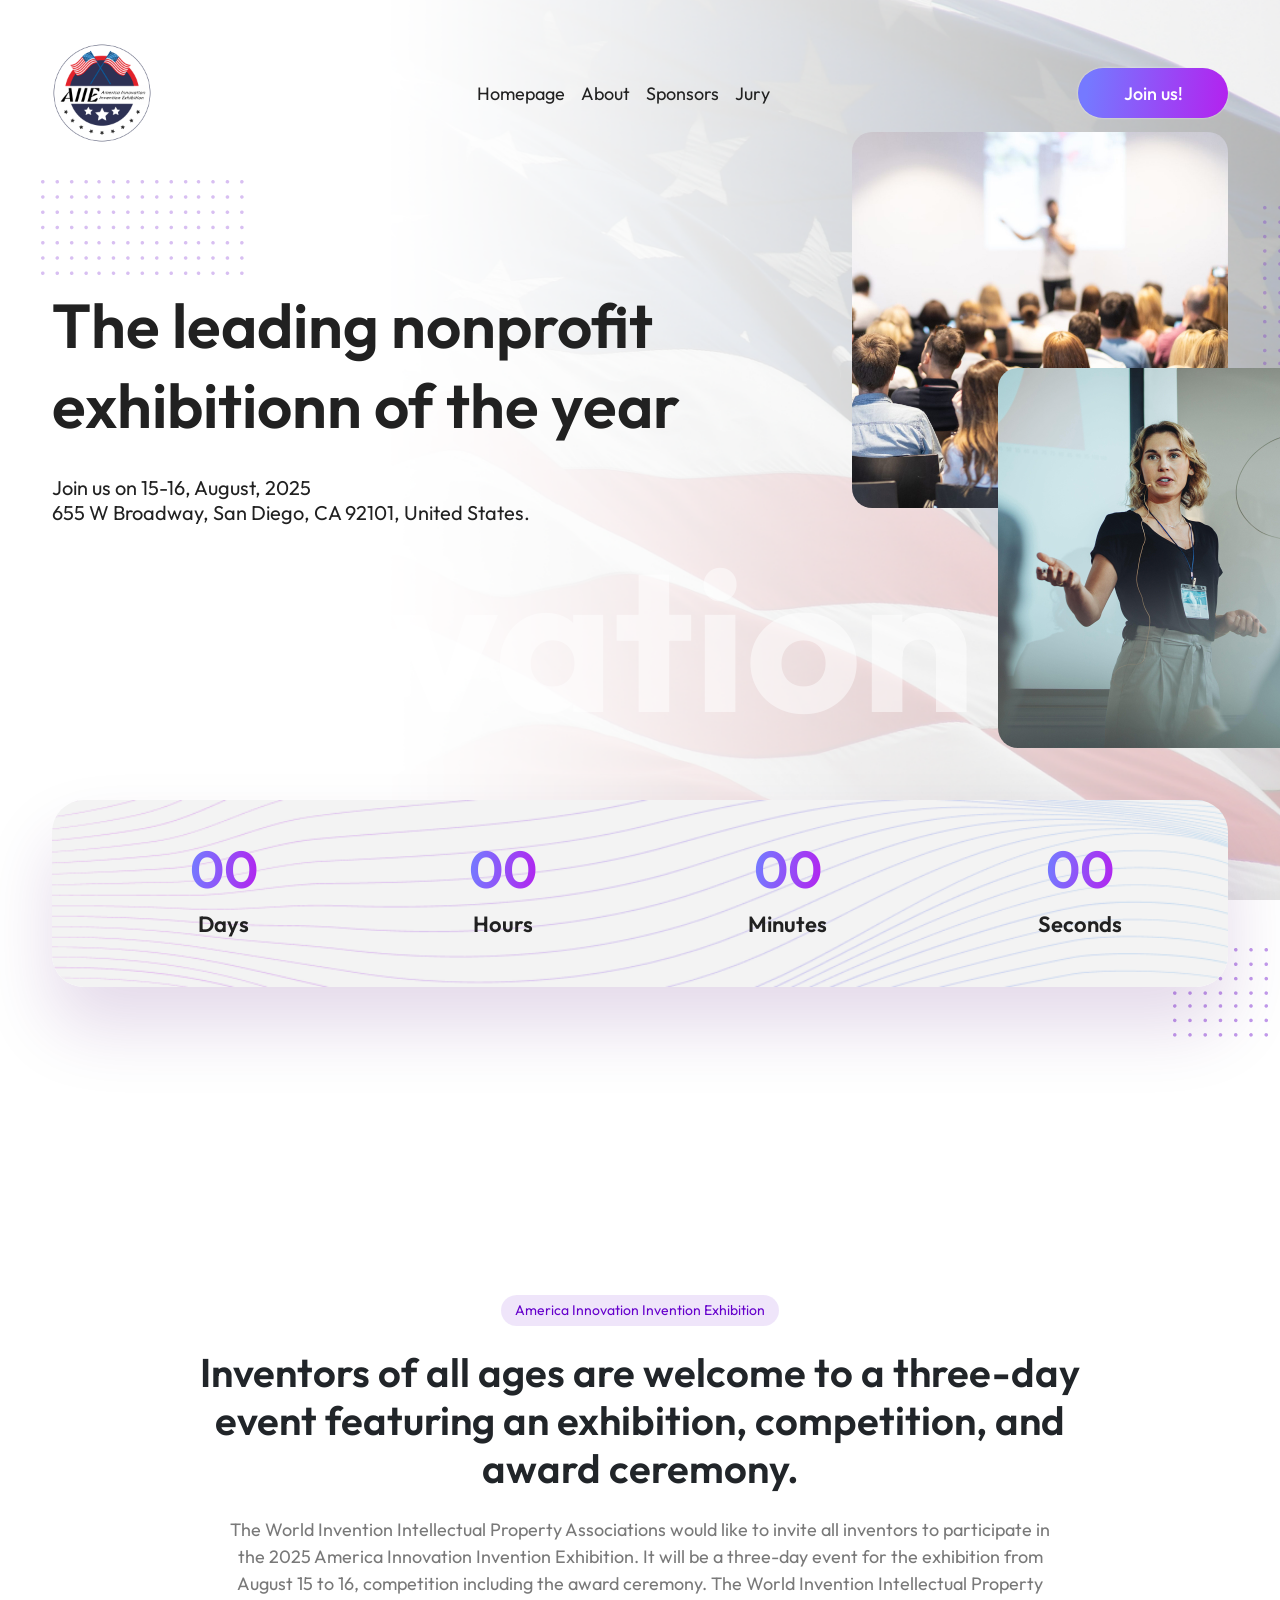
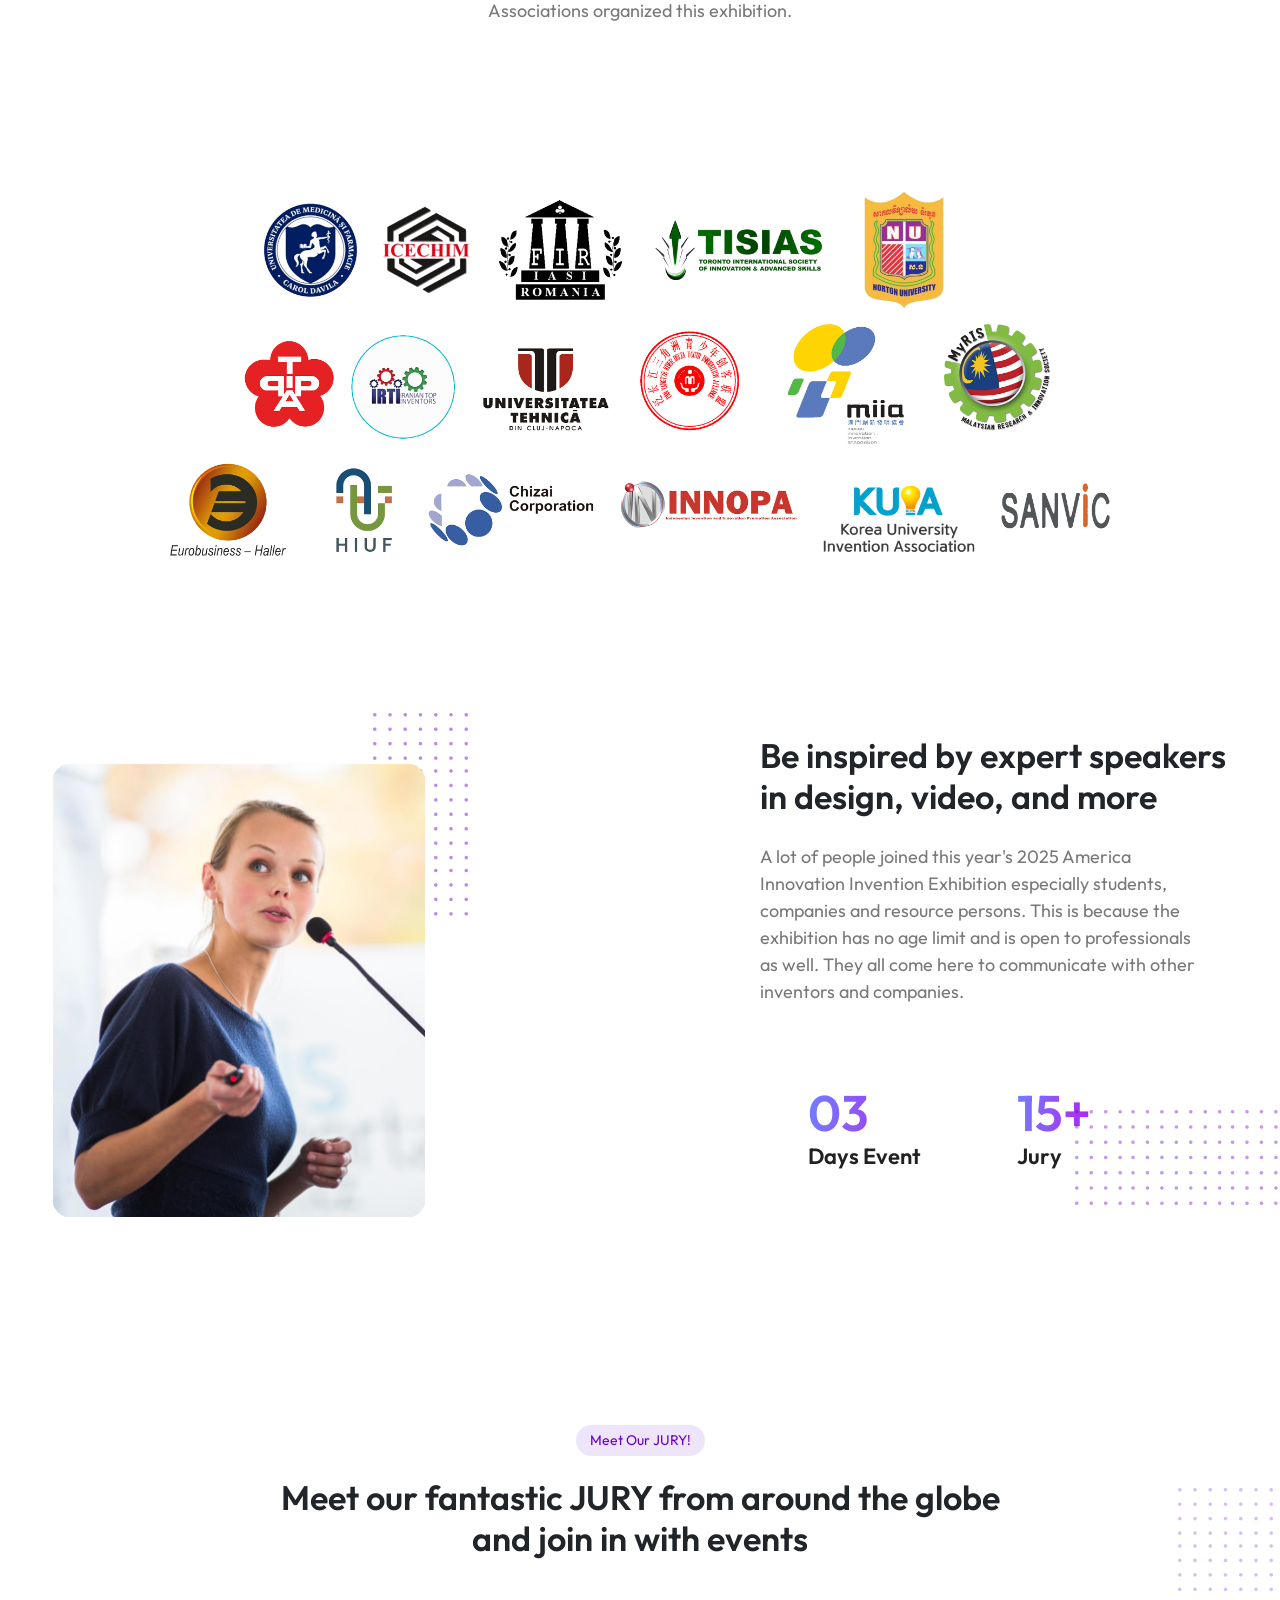
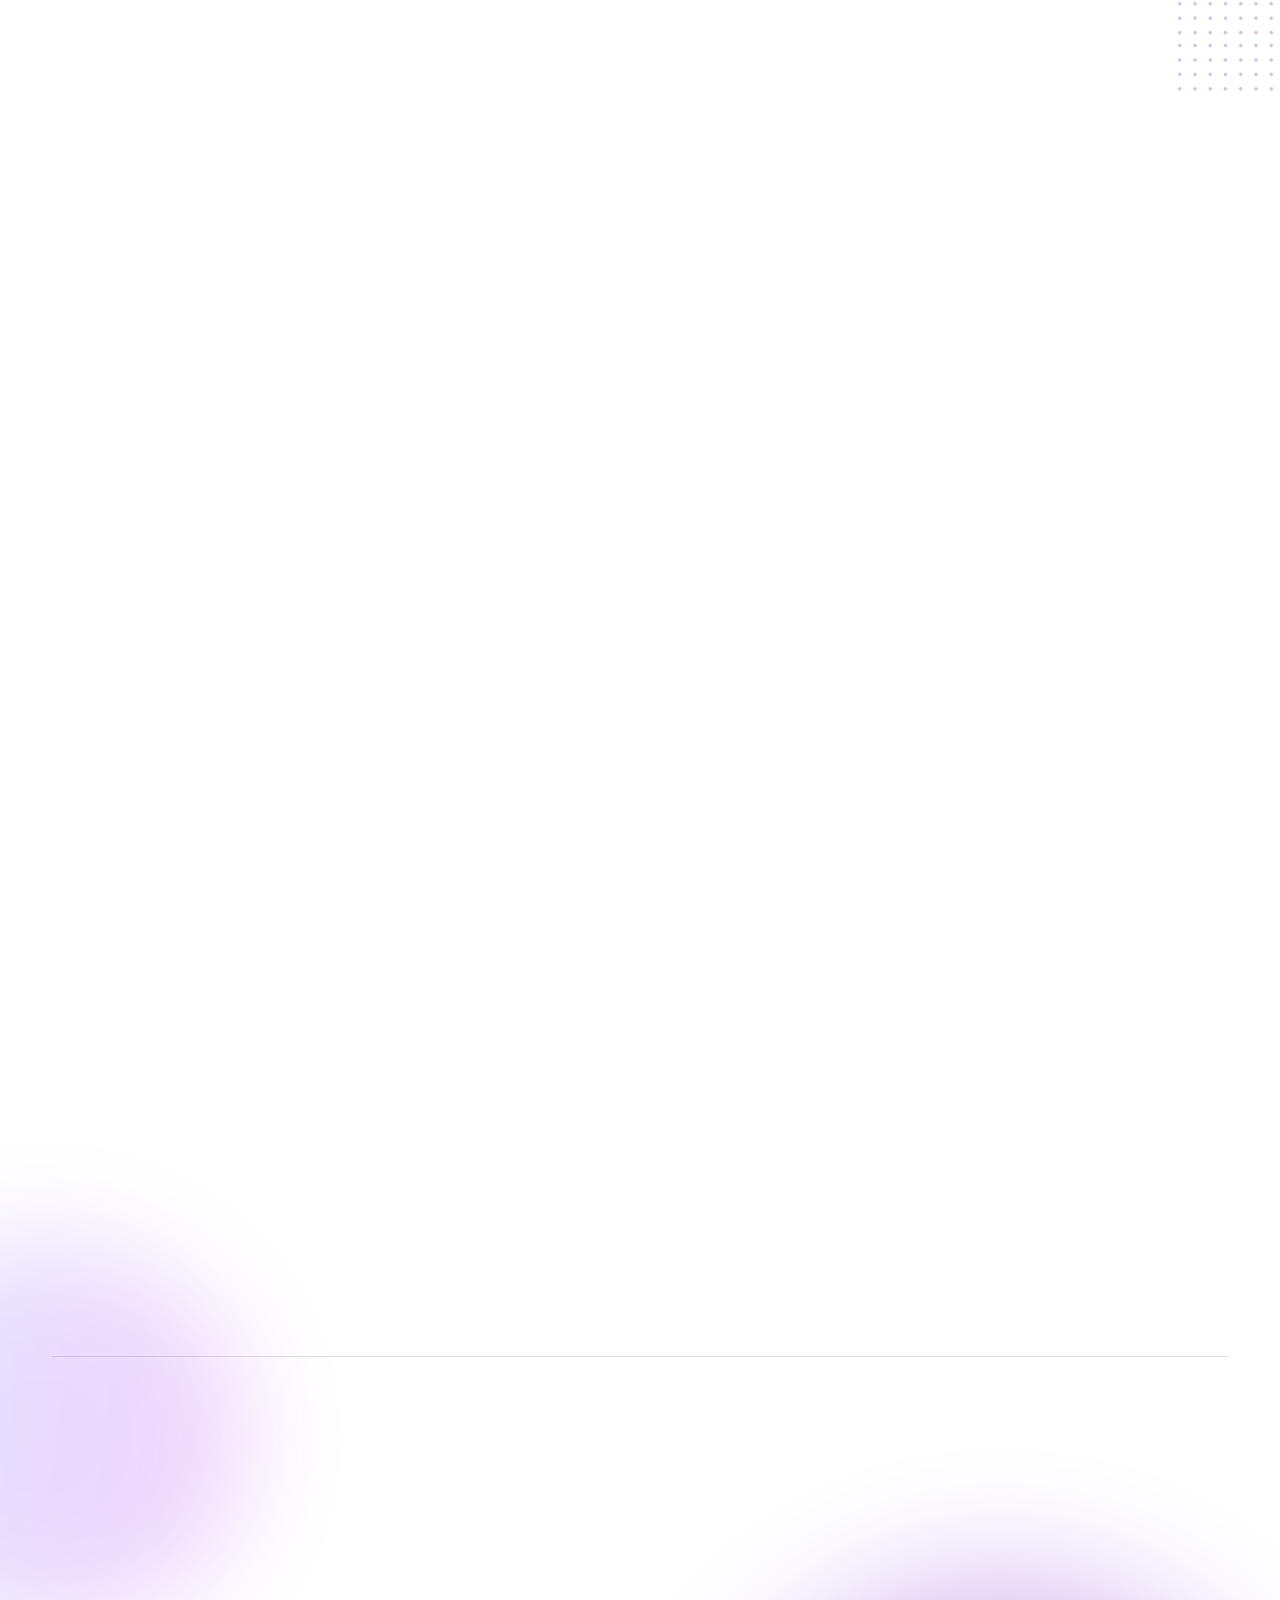
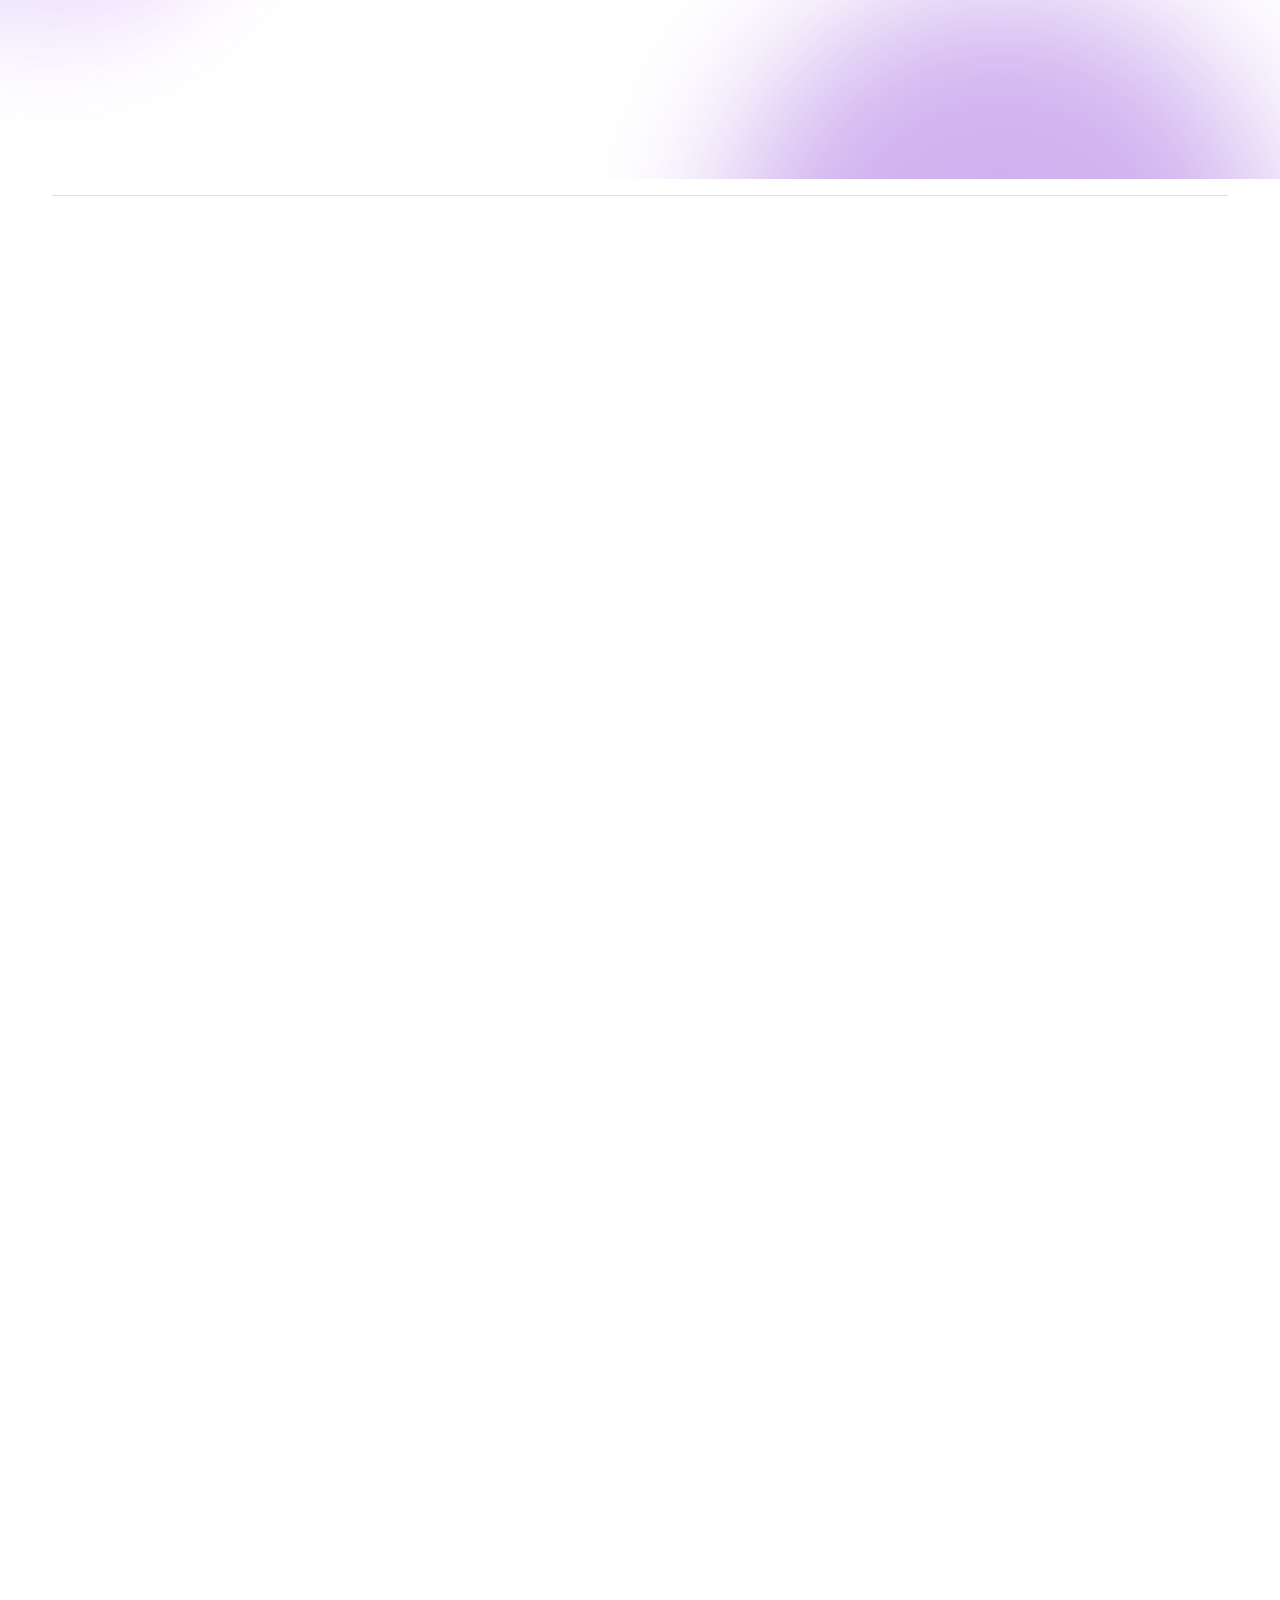
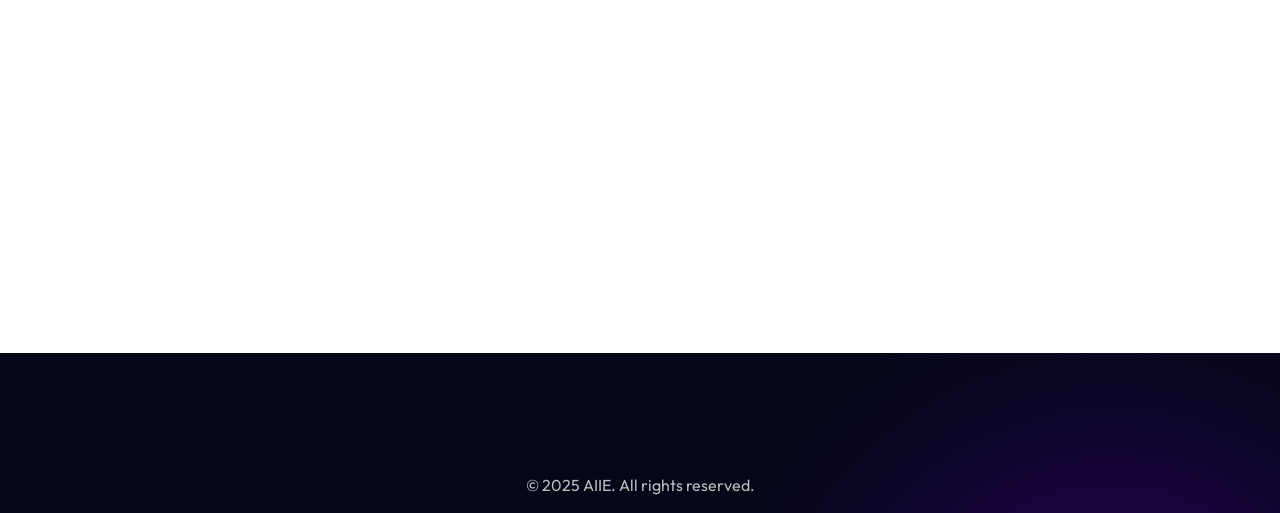
<file: aiie/index.html>
<!DOCTYPE html>
<html lang="en">
<head>
   <meta charset="UTF-8">
   <meta http-equiv="X-UA-Compatible" content="IE=edge">
   <meta name="viewport" content="width=device-width, initial-scale=1.0">
   <!-- primary meta -->
   <title>AIIE 2025 Archive | America Innovation Invention Exhibition</title>
   <meta name="description" content="Archive of the 2025 America Innovation Invention Exhibition (AIIE), held August 15-16, 2025 in San Diego, California. For the current edition see AIIE 2026.">
   <link rel="canonical" href="https://wiipa.aiie.us/aiie/">
   <meta name="robots" content="index, follow, max-image-preview:large">
   <meta name="theme-color" content="#6600CC">

   <!-- favicon -->
   <link rel="icon" href="assets/images/logo/logo.png" type="image/png">

   <!-- open graph -->
   <meta property="og:type" content="website">
   <meta property="og:site_name" content="America Innovation Invention Exhibition (AIIE)">
   <meta property="og:title" content="AIIE 2025 Archive | America Innovation Invention Exhibition">
   <meta property="og:description" content="Archive of the 2025 America Innovation Invention Exhibition (AIIE), held August 15-16, 2025 in San Diego, California.">
   <meta property="og:url" content="https://wiipa.aiie.us/aiie/">
   <meta property="og:locale" content="en_US">

   <!-- google font -->
   <link rel="preconnect" href="https://fonts.googleapis.com">
   <link rel="preconnect" href="https://fonts.gstatic.com" crossorigin>
   <link href="https://fonts.googleapis.com/css2?family=Outfit:wght@400;500;600;700;800&display=swap" rel="stylesheet">

   <!-- animation -->
   <link rel="stylesheet" href="https://unpkg.com/aos@3.0.0-beta.6/dist/aos.css"
   integrity="sha384-6oNXtl81GMcKAnWPPXinWlPskKUQ0NGG1/XeyMfC5RgCJKPc03w0rHVt1jyoJLf0"
   crossorigin="anonymous" referrerpolicy="no-referrer">
   <link rel="stylesheet" href="https://cdnjs.cloudflare.com/ajax/libs/animate.css/3.7.0/animate.min.css"
   integrity="sha384-xyZLiqnBEFn1hDkS8VeG/YHoqOjS/ucimT8TI6GDr9+ZP1UNbZr6d/q0ldMi/xvL"
   crossorigin="anonymous" referrerpolicy="no-referrer">

   <!-- magnific popup -->
   <link rel="stylesheet" href="assets/css/magnific-popup.css">

   <!-- font awesome -->
   <link rel="stylesheet" href="https://cdnjs.cloudflare.com/ajax/libs/font-awesome/6.1.2/css/all.min.css"
   integrity="sha512-1sCRPdkRXhBV2PBLUdRb4tMg1w2YPf37qatUFeS7zlBy7jJI8Lf4VHwWfZZfpXtYSLy85pkm9GaYVYMfw5BC1A=="
   crossorigin="anonymous" referrerpolicy="no-referrer">

   <!-- slik carousel -->
   <link rel="stylesheet" href="assets/css/slick-theme.css">
   <link rel="stylesheet" href="assets/css/slick.css">

   <!-- bootstrap -->
   <link rel="stylesheet" href="assets/css/bootstrap.min.css">

   <!-- css -->
   <link rel="stylesheet" href="assets/css/style.css">

</head>
<body>



   <div class="body-wrap">
      <!-- header area start -->
      <header class="header-area">
         <nav class="header-nav navbar fixed-top navbar-expand-lg position-absolute w-100">
            <div class="container header-nav-menu">
               <a class="navbar-brand" href="index.html">
                  <img src="assets/images/logo/logo.png" alt="Header Logo" width="100px">
               </a>

               <div class="collapse navbar-collapse d-none d-lg-block">
                  <ul class="navbar-nav m-auto">
                     <li class="nav-item">
                        <li class="nav-item">
                        <a href="index.html" class="nav-link py-3">Homepage</a>
                     </li>
                     <li class="nav-item">
                        <a href="#about" class="nav-link py-3">About</a>
                     </li>
                     <li class="nav-item">
                        <a href="#sponsors" class="nav-link py-3">Sponsors</a>
                     </li>
                     <li class="nav-item">
                        <a href="#speakers" class="nav-link py-3">Jury</a>
                     </li>
					  </li>
				   </ul>
                  <div class="mode-and-button d-flex align-items-center">
                     <button class="header-btn custom-btn2">Join us!</button>
                  </div>
               </div>

               <!-- mobile menu -->
               <div class="mobile-view-header d-block d-lg-none d-flex gap-3 align-items-center">
                  <button class="header-btn custom-btn2">Join us!</button>

                  <a class="border rounded-1 py-1 px-2 bg-light" data-bs-toggle="offcanvas" href="#offcanvasExample" role="button" aria-controls="offcanvasExample">
                     <span class="navbar-toggler-icon nav-toggler-icon"></span>
                  </a>

                  <div class="offcanvas offcanvas-start" tabindex="-1" id="offcanvasExample" >
                     <div class="offcanvas-header">
                        <a class="navbar-brand" href="index.html">
                           <img src="assets/images/logo/logo.png" alt="Header Logo">
                        </a>
                        <button type="button" class="btn-close text-reset" data-bs-dismiss="offcanvas" aria-label="Close"></button>
                     </div>
                     <div class="offcanvas-body">
                        <div class="dropdown mt-3">
                           <ul class="navbar-nav m-auto">
                              <li class="nav-item">
                                 <a href="index.html" class="nav-link py-3">Homepages</a>
                              </li>
                              <li class="nav-item">
                                 <a href="#about" class="nav-link py-3">About</a>
                              </li>
                              <li class="nav-item">
                                 <a href="#sponsors" class="nav-link py-3">Sponsors</a>
                              </li>
                              <li class="nav-item">
                                 <a href="#speakers" class="nav-link py-3">Jury</a>
                              </li>
                           </ul>
                        </div>
                     </div>
                  </div>
               </div>
               <!-- end mobile menu -->

            </div>
         </nav>

         <!-- hero sec start -->
         <section class="hero-sec"  style="background-image: url(assets/images/banner/group.png);">
            <div class="hero-slider-wrap">

               <div class="hero-slider-item overflow-hidden">
                  <div class="container">
                     <div class="row align-items-center">
                        <div class="col-lg-8 col-md-6 order-md-1 order-2">
                           <div class="slider-item-content-wrap">
                              <div class="item-content">
                                 <h3 class="item-title1">
                                    The leading nonprofit
                                    exhibitionn of the year
                                 </h3>
                                 <p class="item-sub">
                                    Join us on 15-16, August, 2025<br>655 W Broadway, San Diego, CA 92101, United States.
                                 </p>
                                 <div class="button-group">
                                 </div>
                                 <img src="assets/images/dots/dots.png" alt="Shadow Image" class="dots-1 opacity-50 img-moving-anim2">
                              </div>
                           </div>
                        </div>
                        <div class="col-lg-4 col-md-6 order-md-2 order-1">
                           <div class="item-image">
                              <div class="img-1 img-moving-anim1">
                                 <img src="assets/images/banner-slider/2.jpg" alt="Event template">
                              </div>
                              <div class="img-2 img-moving-anim2">
                                 <img src="assets/images/banner-slider/1.jpg" alt="Event template">
                              </div>
                              <img src="assets/images/dots/dots2.png" alt="Shadow Image" class="dots-2 img-moving-anim3">
                           </div>
                        </div>
                     </div>
                     <div class="highlight-text img-moving-anim4">
                        <strong class="big-title"><span class="text">Innovation</span></strong>
                     </div>
                  </div>
               </div>



            </div>
         </section>
         <!-- hero sec start -->
      </header>
      <!-- header area end -->


      <!-- info sec start -->
      <div class="info-sec">
         <div class="container">
            <div class="info-countdown" style="background-image: url(assets/images/banner/bg.png);">
               <ul class="counter-box d-flex justify-content-around" data-countdown="2025/8/16">
               </ul>
               <div class="dots img-moving-anim2">
                  <img src="assets/images/dots/dots3.png" alt="Shadow Image">
               </div>
            </div>
            <div class="information-area">
               <div class="row g-4">
                  <div class="col-md-6 col-lg-4" data-aos="fade-up" data-aos-duration="600">
                     <div class="mail">
                        <div class="icon"><img src="assets/images/icon/mail.svg" alt="Mail"></div>
                        <a href="#" class="mail-link">aiie@wiipa.cc</a>
                     </div>
                  </div>
                  <div class="col-md-6 col-lg-4" data-aos="fade-up" data-aos-duration="800">
                     <div class="location">
                        <div class="icon"><img src="assets/images/icon/map-pin.svg" alt="Map"></div>
                        <a href="#" class="location-link">America</a>
                     </div>
                  </div>
                  <div class="col-md-6 col-lg-4" data-aos="fade-up" data-aos-duration="1000">
                     <div class="number">
                        <div class="icon"><img src="assets/images/icon/phone.svg" alt="Phone"></div>
                        <a href="#" class="number-link">+1 (646) 652-0000/1000</a>
                     </div>
                  </div>
               </div>
            </div>
         </div>
      </div>
      <!-- info sec end -->

      <!-- about sec start -->
      <section id="about" class="about-sec">
         <div class="container">
            <div class="section-head col-xl-9 m-auto text-center mb-5">
               <span class="label">America Innovation Invention Exhibition </span>
               <h1 class="title mb-4">
                  Inventors of all ages are welcome to a three-day event featuring an exhibition, competition, and award ceremony.
               </h1>
               <p class="desc mx-3">
                  The World Invention Intellectual Property Associations would like to invite all
inventors to participate in the 2025 America Innovation Invention Exhibition. It
will be a three-day event for the exhibition from August 15 to 16, competition
including the award ceremony. The World Invention Intellectual Property
Associations organized this exhibition.
               </p>
            </div>
         </div>
      </section>
      <!-- about sec end -->



      <!-- brand sec start -->
      <div id="sponsors" class="brand-sec">
         <center><div class="container">
         <img src="assets/images/brand/partner.png" width="80%" alt="Brand Image 1">
         </div></center>
      </div>
      <!-- brand sec end -->

      <!-- video sec start -->
      <section class="video-sec" data-src="assets/images/banner/home-conference-video-bg.svg" data-parallax>
         <div class="container">
            <div class="row align-items-center">
               <div class="col-lg-6">
                  <div class="video-wrap">
                     <div class="video-image img-moving-anim1">
                        <img src="assets/images/video/video1.jpg" alt="Video Image 1">
                     </div>
                     <div class="dots img-moving-anim2">
                        <img src="assets/images/dots/dots6.png" alt="Shadow Image">
                     </div>
                  </div>
               </div>
               <div class="col-lg-6">
                  <div class="video-content-wrap">
                     <h2 class="title">
                        Be inspired by expert speakers in design, video, and more
                     </h2>
                     <p class="desc">
                        A lot of people joined this year's 2025 America Innovation Invention Exhibition
especially students, companies and resource persons. This is because the
exhibition has no age limit and is open to professionals as well. They all come
here to communicate with other inventors and companies.
                     </p>
                     <div class="management d-flex">
                        <h3 class="event count-block p-lg-5 p-3"><span>03</span>Days Event</h3>
                        <h3 class="speakers count-block p-lg-5 p-3"><span>15+</span>Jury</h3>
                     </div>
                     <div class="dots img-moving-anim3">
                        <img src="assets/images/dots/dots7.png" alt="Shadow Image">
                     </div>
                  </div>
               </div>
            </div>
         </div>
      </section>
      <!-- video sec end -->

      <!-- speakers sec start -->
      <section id="speakers" class="speakers-gallery-sec position-relative">
         <div class="container">
            <div class="section-head col-xl-8 m-auto text-center mb-5">
               <span class="label">Meet Our JURY!</span>
               <h2 class="title">
                  Meet our fantastic JURY from around the globe
                  and join in with events
               </h2>
            </div>
            <div class="speakers-gallery-items-wrap">
               <div class="row">
                  <div class="col-md-6 col-lg-4 col-xl-3">
                     <div class="speakers-gallery-item" data-aos="fade-up" data-aos-easing="linear" data-aos-duration="400">
                        <div class="speakers-gallery-item-thumb overflow-hidden position-relative">
                           <img src="assets/images/gallery/Ljiljana-Pedisic.png" alt="Gallery Image 1" >
                        </div>
                        <div class="item-content">
                           <h3 class="title">Ljiljana Pedisic</h3>
                        </div>
                     </div>
                  </div>
                  <div class="col-md-6 col-lg-4 col-xl-3">
                     <div class="speakers-gallery-item" data-aos="fade-up" data-aos-easing="linear" data-aos-duration="600">
                        <div class="speakers-gallery-item-thumb overflow-hidden position-relative">
                           <img src="assets/images/gallery/Pak Keong LAI.png" alt="Gallery Image 2">
                        </div>

                        <div class="item-content">
                           <h3 class="title">Pak Keong LAI</h3>
                        </div>
                     </div>
                  </div>
                  <div class="col-md-6 col-lg-4 col-xl-3">
                     <div class="speakers-gallery-item" data-aos="fade-up" data-aos-easing="linear" data-aos-duration="800">
                        <div class="speakers-gallery-item-thumb overflow-hidden position-relative">
                           <img src="assets/images/gallery/Mohd Mustafa Al Bakri Abdullah.png" alt="Gallery Image 3">
                        </div>
						 <div class="item-content">
                           <h3 class="title">Mohd Mustafa Al Bakri Abdullah</h3>
                        </div>
                     </div>
                  </div>
                  <div class="col-md-6 col-lg-4 col-xl-3">
                     <div class="speakers-gallery-item" data-aos="fade-up" data-aos-easing="linear" data-aos-duration="1000">
                        <div class="speakers-gallery-item-thumb overflow-hidden position-relative">
                           <img src="assets/images/gallery/Neven Markovic.png" alt="Gallery Image 4">
                        </div>
                        <div class="item-content">
                           <h3 class="title">Neven Markovic</h3>
                        </div>
                     </div>
                  </div>
				     <div class="col-md-6 col-lg-4 col-xl-3">
                     <div class="speakers-gallery-item" data-aos="fade-up" data-aos-easing="linear" data-aos-duration="1000">
                        <div class="speakers-gallery-item-thumb overflow-hidden position-relative">
                           <img src="assets/images/gallery/Phan Quoc Nguyen.png" alt="Gallery Image 4">
                        </div>
                        <div class="item-content">
                           <h3 class="title">Phan Quoc Nguyen</h3>
                        </div>
                     </div>
                  </div>

				   <div class="col-md-6 col-lg-4 col-xl-3">
                     <div class="speakers-gallery-item" data-aos="fade-up" data-aos-easing="linear" data-aos-duration="1000">
                        <div class="speakers-gallery-item-thumb overflow-hidden position-relative">
                           <img src="assets/images/gallery/Najia A.Al-Zanbagi.png" alt="Gallery Image 6">
                        </div>
                        <div class="item-content">
                           <h3 class="title">Najia A.Al-Zanbagi</h3>
                        </div>
                     </div>
                  </div>
				   <div class="col-md-6 col-lg-4 col-xl-3">
                     <div class="speakers-gallery-item" data-aos="fade-up" data-aos-easing="linear" data-aos-duration="1000">
                        <div class="speakers-gallery-item-thumb overflow-hidden position-relative">
                           <img src="assets/images/gallery/LAU Sai Chong.png" alt="Gallery Image 7">
                        </div>
                        <div class="item-content">
                           <h3 class="title">LAU Sai Chong</h3>
                        </div>
                     </div>
                  </div>
				   <div class="col-md-6 col-lg-4 col-xl-3">
                     <div class="speakers-gallery-item" data-aos="fade-up" data-aos-easing="linear" data-aos-duration="1000">
                        <div class="speakers-gallery-item-thumb overflow-hidden position-relative">
                           <img src="assets/images/gallery/Lee, Ju Hyung.png" alt="Gallery Image 8">
                        </div>
                        <div class="item-content">
                           <h3 class="title">Lee, Ju Hyung</h3>
                        </div>
                     </div>
                  </div>
				   <div class="col-md-6 col-lg-4 col-xl-3">
                     <div class="speakers-gallery-item" data-aos="fade-up" data-aos-easing="linear" data-aos-duration="1000">
                        <div class="speakers-gallery-item-thumb overflow-hidden position-relative">
                           <img src="assets/images/gallery/Mithona CHAN.png" alt="Gallery Image 9">
                        </div>
                        <div class="item-content">
                           <h3 class="title">Mithona CHAN</h3>
                        </div>
                     </div>
                  </div>
				   <div class="col-md-6 col-lg-4 col-xl-3">
                     <div class="speakers-gallery-item" data-aos="fade-up" data-aos-easing="linear" data-aos-duration="1000">
                        <div class="speakers-gallery-item-thumb overflow-hidden position-relative">
                           <img src="assets/images/gallery/Andrei Victor SANDU.png" alt="Gallery Image 10">
                        </div>
                        <div class="item-content">
                           <h3 class="title">Andrei Victor SANDU</h3>
                        </div>
                     </div>
                  </div>
				   <div class="col-md-6 col-lg-4 col-xl-3">
                     <div class="speakers-gallery-item" data-aos="fade-up" data-aos-easing="linear" data-aos-duration="1000">
                        <div class="speakers-gallery-item-thumb overflow-hidden position-relative">
                           <img src="assets/images/gallery/Abdalbasit Abdalla.png" alt="Gallery Image 11">
                        </div>
                        <div class="item-content">
                           <h3 class="title">Abdalbasit Abdalla</h3>
                        </div>
                     </div>
                  </div>
				   <div class="col-md-6 col-lg-4 col-xl-3">
                     <div class="speakers-gallery-item" data-aos="fade-up" data-aos-easing="linear" data-aos-duration="1000">
                        <div class="speakers-gallery-item-thumb overflow-hidden position-relative">
                           <img src="assets/images/gallery/Moonsuk Chang.png" alt="Gallery Image 12">
                        </div>
                        <div class="item-content">
                           <h3 class="title">Moonsuk Chang</h3>
                        </div>
                     </div>
                  </div>
				   <div class="col-md-6 col-lg-4 col-xl-3">
                     <div class="speakers-gallery-item" data-aos="fade-up" data-aos-easing="linear" data-aos-duration="1000">
                        <div class="speakers-gallery-item-thumb overflow-hidden position-relative">
                           <img src="assets/images/gallery/Andrea Fabi.png" alt="Gallery Image 13">
                        </div>
                        <div class="item-content">
                           <h3 class="title">Andrea Fabi</h3>
                        </div>
                     </div>
                  </div>
				   <div class="col-md-6 col-lg-4 col-xl-3">
                     <div class="speakers-gallery-item" data-aos="fade-up" data-aos-easing="linear" data-aos-duration="1000">
                        <div class="speakers-gallery-item-thumb overflow-hidden position-relative">
                           <img src="assets/images/gallery/Mateusz Buczek.png" alt="Gallery Image 14">
                        </div>
                        <div class="item-content">
                           <h3 class="title">Mateusz Buczek</h3>
                        </div>
                     </div>
                  </div>
				   <div class="col-md-6 col-lg-4 col-xl-3">
                     <div class="speakers-gallery-item" data-aos="fade-up" data-aos-easing="linear" data-aos-duration="1000">
                        <div class="speakers-gallery-item-thumb overflow-hidden position-relative">
                           <img src="assets/images/gallery/TAN Wei Kok.png" alt="Gallery Image 15">
                        </div>
                        <div class="item-content">
                           <h3 class="title">TAN Wei Kok</h3>
                        </div>
                     </div>
                  </div>
				   <div class="col-md-6 col-lg-4 col-xl-3">
                     <div class="speakers-gallery-item" data-aos="fade-up" data-aos-easing="linear" data-aos-duration="1000">
                        <div class="speakers-gallery-item-thumb overflow-hidden position-relative">
                           <img src="assets/images/gallery/Erricha Insan Pratisi.png" alt="Gallery Image 16">
                        </div>
                        <div class="item-content">
                           <h3 class="title">Erricha Insan Pratisi</h3>
                        </div>
                     </div>
                  </div>





               </div>
               <div class="dots img-moving-anim1">
                  <img src="assets/images/dots/dots8.png" alt="Shadow Image">
               </div>
            </div>
         </div>
         <div class="shape">
            <img src="assets/images/shape/3.svg" alt="">
         </div>
      </section>
      <!-- speakers sec end -->
      <div class="container">
         <hr>
      </div>
      <!-- cta sec start-->
      <section class="cta-sec">
         <div class="container">
            <div class="cta-content-wrap text-center" data-aos="fade-right" data-aos-duration="1000">
               <h2 class="cta-title  m-auto mb-4 mx-5">
                  Join us at AIIE 2025
               </h2>
               <p class="desc mb-5">
                   Thank you very much for your continued support and we hope to get your
valuable presence in this momentous event for another milestone in the world of invention exhibition.
               </p>
               <div class="dots">
                  <img src="assets/images/dots/dots9.png" alt="Shadow Image" class="cta-dots-1 img-moving-anim1">
                  <img src="assets/images/dots/dots10.png" alt="Shadow Image" class="cta-dots-2 img-moving-anim2">
               </div>
            </div>
         </div>
         <div class="shape">
            <img src="assets/images/shape/4.svg" alt="Shape">
         </div>
      </section>
      <!-- cta sec end-->

	<div class="container">
         <hr>
      </div>

	<!-- gallery sec start -->
      <section class="gallery-sec" data-aos="fade-up" data-aos-duration="1200">
         <div class="container-fluid">
         <div class="col-xl-8 section-head text-center m-auto mb-5">
            <span class="label">Example</span>
            <h2 class="title ">
               Certificate
            </h2>
         </div>

         <center><div class="image-gallery-wrap zoom-gallery d-flex align-items-center">

            <div class="row g-4">
               <div class="col-md-6 col-lg-4">
                  <div class="image-gallery-item" data-aos="fade-up" data-aos-duration="1000">
                     <a class="item-thumb" href="assets/images/award/01.jpg">
                        <img src="assets/images/award/01.jpg" alt="Image Gallery 1">
                     </a>

                  </div>
               </div>
               <div class="col-md-6 col-lg-4">
                  <div class="image-gallery-item" data-aos="fade-up" data-aos-duration="800">
                     <a class="item-thumb" href="assets/images/award/02.jpg">
                        <img src="assets/images/award/02.jpg" alt="Image Gallery 2">
                     </a>
                  </div>
               </div>
				<div class="col-md-6 col-lg-4">
                  <div class="image-gallery-item" data-aos="fade-up" data-aos-duration="1000">
                     <a class="item-thumb" href="assets/images/award/03.jpg">
                        <img src="assets/images/award/03.jpg" alt="Image Gallery 1">
                     </a>

                  </div>
               </div>
            </div>
         </div></center>
      </div>
      </section>
      <!-- gallery sec end -->


      <!-- contact sec start -->
      <section class="contact-sec" data-aos="zoom-in" data-aos-duration="1000">
         <div class="container">
            <div class="col-xl-5 section-head text-center m-auto mb-5">
               <span class="label">Contact us</span>
               <h2 class="title mx-2">
                  We are here when you need us.
                  Need immediate assistance?
               </h2>
            </div>
            <div class="contact-wrap bg-none p-0">
               <div class="dots">
                  <img src="assets/images/dots/dots13.png" alt="Shadow Image" class="contact-dots-1 img-moving-anim2">
               </div>
               <div class="contact-wrap row py-4 px-3 contact align-items-center m-0">
                  <div class="col-lg-4">
                     <div class="contact-thumb-wrap" style="background-image: url(assets/images/banner/contact-bg.png);">
                        <div class="contact-content">
                           <h5 class="title text-white">Contact Us</h5>
                           <p class="desc">
                              Get in touch and let us know how
                              we can help.
                           </p>
                           <div class="info">
                              <a class="icon d-block mb-3">
                                 <img src="assets/images/icon/mail1.svg" alt="Mail" style="color: #fff;"> aiie@wiipa.cc
                              </a>
                              <a class="location d-block mb-3">
                                 <img src="assets/images/icon/map-pin2.svg" alt="Map"> aiie@wiipa.cc
                              </a>
                              <a class="phone d-block">
                                 <img src="assets/images/icon/phone3.svg" alt="Phone">
                                 aiie@wiipa.cc
                              </a>
                           </div>
                        </div>
                     </div>
                  </div>
                  <div class="col-lg-8 mt-4 mt-lg-0">
                     <form class="contact-form">
                        <div class="row gy-3">
                           <div class="col-lg-6">
                              <label for="exampleFormControlInput1" class="form-label">First Name</label>
                              <input type="text" class="form-control" id="exampleFormControlInput1" placeholder="Your First Name" required>
                           </div>
                           <div class="col-lg-6">
                              <label for="exampleFormControlInput2" class="form-label">Last Name</label>
                              <input type="text" class="form-control" id="exampleFormControlInput2" placeholder="Your Last Name" required>
                           </div>
                           <div class="col-lg-6">
                              <label for="exampleFormControlInput3" class="form-label">Email address</label>
                              <input type="email" class="form-control" id="exampleFormControlInput3" placeholder="Enter Email" required>
                           </div>
                           <div class="col-lg-6">
                              <label for="exampleFormControlInput4" class="form-label">Subject</label>
                              <input type="text" class="form-control" id="exampleFormControlInput4" placeholder="Enter Subject" required>
                           </div>
                        </div>
                        <div class="mb-3">

                        </div>
                        <div class="text-area col-12 mb-3">
                           <label for="exampleFormControlTextarea1" class="form-label">Textarea</label>
                           <textarea class="form-control" id="exampleFormControlTextarea1" rows="3" placeholder="Enter Your Comment" ></textarea>
                        </div>
                        <button class=" custom-btn2" type="submit">Submit</button>
                     </form>
                  </div>
               </div>

               <div class="dots">
                  <img src="assets/images/dots/dots14.png" alt="Shadow Image" class="contact-dots-2 img-moving-anim3">
               </div>
            </div>
         </div>
      </section>


      <!-- footer area start -->
      <footer class="footer-area" style="background-image: url(assets/images/banner/Footer.png);">
         <div class="container">
            <div class="footer-top">
            </div>

            <div class="footer-copyright-area text-center pb-3">
               <span>© 2025 AIIE. All rights reserved.</span>
            </div>
         </div>
      </footer>
      <!-- footer area end -->




      <!--
         Removed: two unreachable template modals (#staticBackdrop / #exampleModal).
         Nothing triggered them, but they still pulled in the Eventbrite widget
         script and a YouTube embed on every visit, and called
         window.EBWidgets.createWidget() for a retired 2023 event id.
      -->



   </div>
   <!-- jquery -->
   <script src="assets/js/jquery.min.js"></script>
   <script src="assets/js/jquery.countdown.min.js"></script>

   <!-- animation -->
   <script src="https://unpkg.com/aos@3.0.0-beta.6/dist/aos.js"
   integrity="sha384-ZGo5k5ISlEzWLoXyt+lnvKt9j03Z7GkxXh14zLqVy098XJhcdKHjL8pQYVMI8WiH"
   crossorigin="anonymous" referrerpolicy="no-referrer"></script>

   <!-- magnific popup -->
   <script src="assets/js/jquery.magnific-popup.min.js"></script>

   <!-- bootstrap -->
   <script src="assets/js/bootstrap.min.js"></script>

   <!-- slick -->
   <script src="assets/js/slick.min.js"></script>

   <!-- parallax js -->
   <script src="assets/js/parallax.min.js"></script>

   <!-- javaScript -->
   <script src="assets/js/main.js"></script>

   <!-- color switch -->
   <script src="color-switch/switch.js"></script>


</body>
</html>
</file>
<file: aiie/assets/css/style.css>
@charset "UTF-8";
body {
  font-family: "Outfit", sans-serif;
}

.body-wrap {
  overflow: hidden;
  position: relative;
  -webkit-font-smoothing: antialiased;
}

.container {
  max-width: 1200px;
}

img {
  max-width: 100%;
  height: auto;
}

h3 {
  font-weight: 600;
}

a {
  text-decoration: none;
}

ul {
  list-style: none;
}

h2 {
  font-size: 34px;
  font-weight: 600;
}

.custom-btn {
  border: 2px solid #6600CC;
  background-color: transparent;
  border-radius: 32px;
  width: 150px;
  height: 50px;
  font-size: 18px;
  color: #6600CC;
  font-weight: 500;
  -webkit-transition: all 0.4s ease-in-out;
  transition: all 0.4s ease-in-out;
}
.custom-btn:hover {
  background-position: right center;
  /* change the direction of the change here */
  color: #fff;
  background-image: linear-gradient(97.14deg, #652da0 97.11%, #B224EF 7.04%);
  border-color: transparent;
  -webkit-transition: all 0.4s ease-in-out;
  transition: all 0.4s ease-in-out;
}

.custom-btn2 {
  border: none;
  width: 150px;
  height: 50px;
  font-size: 18px;
  font-weight: 500;
  background: linear-gradient(97.14deg, #7579FF 7.11%, #B224EF 97.04%);
  border-radius: 32px;
  text-align: center;
  color: white;
  -webkit-box-shadow: 0 0 2px #eee;
          box-shadow: 0 0 2px #eee;
  display: inline-block;
  -webkit-transition: all 0.4s ease-in-out;
  transition: all 0.4s ease-in-out;
}
.custom-btn2:hover {
  background-position: right center;
  /* change the direction of the change here */
  background-image: linear-gradient(97.14deg, #652da0 97.11%, #B224EF 7.04%);
  color: #fff;
  text-decoration: none;
  -webkit-transition: all 0.4s ease-in-out;
  transition: all 0.4s ease-in-out;
}

.modal {
  overflow: hidden;
}

.social {
  display: -webkit-box;
  display: -ms-flexbox;
  display: flex;
  margin-left: -30px;
}
.social li:not(:last-child) {
  margin-right: 8px;
}
.social li a {
  width: 40px;
  height: 40px;
  border-radius: 5px;
  display: -webkit-box;
  display: -ms-flexbox;
  display: flex;
  -webkit-box-pack: center;
      -ms-flex-pack: center;
          justify-content: center;
  -webkit-box-align: center;
      -ms-flex-align: center;
          align-items: center;
  background-color: black;
  color: #fff;
  -webkit-transition: 0.7s;
  transition: 0.7s;
}
.social li a:hover {
  background: -webkit-gradient(linear, left top, left bottom, from(#7579FF), to(#B224EF));
  background: linear-gradient(#7579FF, #B224EF);
  -webkit-transition: 0.7s;
  transition: 0.7s;
}

.mode {
  cursor: pointer;
}

.shape {
  z-index: -1;
}

hr {
  color: #605656b8;
}

.border-color {
  border-bottom: 1px solid #ececec;
}

.blog-page .header-nav-menu {
  padding-top: 0px !important;
}

.img-moving-anim1 {
  position: relative;
  -webkit-animation: glide1 3s linear infinite alternate;
          animation: glide1 3s linear infinite alternate;
}

@-webkit-keyframes glide1 {
  0% {
    -webkit-transform: translateY(-20px);
            transform: translateY(-20px);
  }
  100% {
    -webkit-transform: translateY(0px);
            transform: translateY(0px);
  }
}

@keyframes glide1 {
  0% {
    -webkit-transform: translateY(-20px);
            transform: translateY(-20px);
  }
  100% {
    -webkit-transform: translateY(0px);
            transform: translateY(0px);
  }
}
.img-moving-anim2 {
  position: relative;
  -webkit-animation: glide2 4s ease-in-out alternate infinite;
          animation: glide2 4s ease-in-out alternate infinite;
}

.img-moving-anim3 {
  position: relative;
  -webkit-animation: glide2 3s ease-in-out alternate infinite;
          animation: glide2 3s ease-in-out alternate infinite;
}

@-webkit-keyframes glide2 {
  0% {
    -webkit-transform: translateY(-20px) translateX(50px);
    transform: translateY(-20px) translateX(50px);
  }
  100% {
    -webkit-transform: translateY(-20px) translateX(0px);
    transform: translateY(-20px) translateX(0px);
  }
}

@keyframes glide2 {
  0% {
    -webkit-transform: translateY(-20px) translateX(50px);
    transform: translateY(-20px) translateX(50px);
  }
  100% {
    -webkit-transform: translateY(-20px) translateX(0px);
    transform: translateY(-20px) translateX(0px);
  }
}
.img-moving-anim4 {
  position: relative;
  -webkit-animation: glide3 4s ease-in-out alternate infinite;
          animation: glide3 4s ease-in-out alternate infinite;
}

.img-moving-anim5 {
  position: relative;
  -webkit-animation: glide3 4s cubic-bezier(0.4, 0, 0.2, 1) alternate infinite;
          animation: glide3 4s cubic-bezier(0.4, 0, 0.2, 1) alternate infinite;
}

@-webkit-keyframes glide3 {
  0% {
    -webkit-transform: translateY(-30px) translateX(30px);
    transform: translateY(-30px) translateX(30px);
  }
  100% {
    -webkit-transform: translateY(-30px) translateX(0px);
    transform: translateY(-30px) translateX(0px);
  }
}

@keyframes glide3 {
  0% {
    -webkit-transform: translateY(-30px) translateX(30px);
    transform: translateY(-30px) translateX(30px);
  }
  100% {
    -webkit-transform: translateY(-30px) translateX(0px);
    transform: translateY(-30px) translateX(0px);
  }
}
/* header area start */
.header-area .header-nav {
  top: 0px;
  left: 0px;
  right: 0px;
  position: absolute;
  z-index: 33;
}
.header-area .header-nav .header-nav-menu {
  padding-top: 30px;
}
.header-area .header-nav.sticky {
  background-color: #fff;
  position: fixed !important;
  -webkit-box-shadow: 0 5px 20px 0 rgba(0, 0, 0, 0.15);
          box-shadow: 0 5px 20px 0 rgba(0, 0, 0, 0.15);
  -webkit-animation: 0.5s ease-in-out 0s normal none 1 running fadeInDown;
          animation: 0.5s ease-in-out 0s normal none 1 running fadeInDown;
}
.header-area .header-nav.sticky .header-nav-menu {
  padding-top: 0px;
}
.header-area .header-nav.sticky .drop-down {
  top: 55px;
}
.header-area .nav-item {
  -webkit-transition: 0.6s;
  transition: 0.6s;
}
.header-area .nav-item a {
  font-size: 18px;
  color: #212121;
}
.header-area .nav-item:hover {
  -webkit-transition: 0.6s;
  transition: 0.6s;
}
.header-area .nav-item:hover .drop-down {
  display: block;
}
.header-area .mode-and-button .mode .light-mode {
  margin-right: 20px;
  font-size: 16px;
  color: #212121;
}

.drop-down {
  display: none;
  transition: 0.6s;
  content: "";
  display: none;
  -webkit-transition: 0.6s;
  transition: 0.6s;
  top: 82px;
  position: fixed;
  -webkit-animation: 0.3s ease-in-out normal none 1 fadeInUp;
          animation: 0.3s ease-in-out normal none 1 fadeInUp;
}
.drop-down .drop-down-wrap {
  width: 470px;
  height: 300px;
  background-color: #fff;
  border-radius: 20px;
  overflow: hidden;
}
.drop-down .drop-down-wrap .drop-down-menu {
  padding: 30px;
}
.drop-down .drop-down-wrap .drop-down-menu .dropdown-item:not(:last-child) {
  margin-bottom: 20px;
}
.drop-down .drop-down-wrap .drop-down-menu .dropdown-item .item-content {
  margin-left: 8px;
}
.drop-down .drop-down-wrap .drop-down-menu .dropdown-item .item-content .item-title {
  font-size: 16px;
  line-height: 19px;
  margin: 0px;
  padding: 0px;
}
.drop-down .drop-down-wrap .drop-down-menu .dropdown-item .item-content .item-sub {
  font-size: 12px;
  line-height: 12px;
  color: #797979;
}
.drop-down .drop-down-wrap .dropdown-thumb {
  background-size: cover;
  background-position: center;
  height: 100%;
}
.drop-down .drop-down-wrap .dropdown-thumb .dropdown-sub {
  bottom: 40px;
  left: 40px;
  font-size: 18px;
  color: #fff;
}

.header-nav-2 .drop-down {
  top: 55px;
}

/* header area end */
/* footer area start */
.footer-area {
  background-size: cover;
  background-position: center;
}
.footer-area .footer-top {
  padding-top: 80px;
  padding-bottom: 40px;
}
.footer-area .footer-top .footer-info {
  margin-left: 30px;
}
.footer-area .footer-top .footer-info .footer-logo {
  margin-bottom: 30px;
  display: block;
}
.footer-area .footer-top .footer-info .footer-desc {
  font-family: "Outfit";
  font-style: normal;
  font-weight: 400;
  font-size: 16px;
  line-height: 120%;
  color: #BCBCBC;
  margin-bottom: 40px;
}
.footer-area .footer-top .footer-about .title {
  font-size: 16px;
  font-weight: 700;
  color: #fff;
  margin-left: 30px;
  margin-bottom: 35px;
}
.footer-area .footer-top .footer-enterprise .title {
  font-size: 16px;
  font-weight: 700;
  color: #fff;
  margin-left: 30px;
  margin-bottom: 35px;
}
.footer-area .footer-top .footer-contact .title {
  font-size: 16px;
  font-weight: 700;
  color: #fff;
  margin-left: 30px;
  margin-bottom: 35px;
}
.footer-area .custom-item a {
  line-height: 3;
  color: #BCBCBC;
}
.footer-area hr {
  color: #212121;
}
.footer-area .footer-copyright-area span {
  color: #BCBCBC;
}

/* footer area end */
/* hero sec start*/
.hero-sec {
  position: relative;
  background-position: center;
  background-size: cover;
  background-attachment: fixed;
}
.hero-sec .hero-slider-item {
  position: relative;
  z-index: 1;
  min-height: 900px;
  display: -webkit-box;
  display: -ms-flexbox;
  display: flex;
  -webkit-box-align: center;
      -ms-flex-align: center;
          align-items: center;
  -webkit-box-pack: center;
      -ms-flex-pack: center;
          justify-content: center;
}
.hero-sec .item-content .item-title1 {
  font-size: 62px;
  color: #212121;
  line-height: 80px;
  margin-bottom: 30px;
}
.hero-sec .item-content .item-sub {
  font-size: 20px;
  color: #212121;
  line-height: 25px;
  margin-bottom: 70px;
}
.hero-sec .item-content .button-group button:not(:last-child) {
  margin-right: 10px;
}
.hero-sec .item-content .button-group .item-btn {
  border: none !important;
}
.hero-sec .item-content .dots-1 {
  position: absolute;
  top: 180px;
  left: 41px;
}
.hero-sec .item-image {
  position: relative;
}
.hero-sec .item-image .img-1,
.hero-sec .item-image .img-2 {
  position: relative;
}
.hero-sec .item-image .img-1 img,
.hero-sec .item-image .img-2 img {
  border-radius: 20px;
}
.hero-sec .item-image .img-1 img,
.hero-sec .item-image .img-2 img {
  width: 100%;
  display: block;
}
.hero-sec .item-image .img-2 {
  max-width: 320px;
  float: right;
  z-index: 1;
  margin-top: -140px;
  margin-right: -90px;
}
.hero-sec .item-image .dots-2 {
  position: absolute;
  top: 73px;
  right: -130px;
  opacity: 0.5;
}
.hero-sec .highlight-text {
  font-family: "Outfit";
  font-size: 200px;
  line-height: 260px;
  color: rgba(255, 255, 255, 0.5);
  margin: -240px 0 0 -166px;
  z-index: -1;
  position: relative;
}
.hero-sec .item-content2 .item-title2 {
  font-size: 100px;
  color: #212121;
  line-height: 130px;
  margin-bottom: 30px;
}
.hero-sec .item-content2 .conference-video {
  text-align: center;
}
.hero-sec .item-content2 .conference-video a {
  width: 100px;
  height: 100px;
  border-radius: 50%;
  background-color: #fff;
  display: -webkit-inline-box;
  display: -ms-inline-flexbox;
  display: inline-flex;
  -webkit-box-pack: center;
      -ms-flex-pack: center;
          justify-content: center;
  -webkit-box-align: center;
      -ms-flex-align: center;
          align-items: center;
  color: #6600CC;
}
.hero-sec .item-content2 .highlight-text2 {
  font-family: "Outfit";
  font-weight: 600;
  font-size: 200px;
  line-height: 260px;
  color: rgba(255, 255, 255, 0.5);
  margin: 0px 0 0 0px;
  z-index: -1;
  position: relative;
}
.hero-sec .dots .dots-4 {
  position: absolute;
  top: 40%;
  right: -60px;
  opacity: 0.5;
  z-index: -1;
}

.item-video .img-3 {
  position: relative;
  overflow: hidden;
  border-radius: 20px;
  display: -webkit-inline-box;
  display: -ms-inline-flexbox;
  display: inline-flex;
}
.item-video .img-3 img {
  width: 100%;
  display: block;
}
.item-video a {
  width: 70px;
  height: 70px;
  background-color: #fff;
  display: -webkit-inline-box;
  display: -ms-inline-flexbox;
  display: inline-flex;
  -webkit-box-pack: center;
      -ms-flex-pack: center;
          justify-content: center;
  -webkit-box-align: center;
      -ms-flex-align: center;
          align-items: center;
  color: #6600CC;
  z-index: 1;
  border-radius: 50%;
  position: absolute;
  top: 50%;
  left: 50%;
  -webkit-transform: translate(-50%, -50%);
          transform: translate(-50%, -50%);
}

.dots-3 {
  position: absolute;
  top: 120px;
  left: 60px;
  opacity: 0.5;
}

.dots-5 {
  position: absolute;
  top: 130px;
  right: 35px;
  opacity: 0.5;
  z-index: -1;
}

.highlight-text3 {
  font-family: "Outfit";
  font-weight: 600;
  font-size: 200px;
  line-height: 260px;
  color: rgba(255, 255, 255, 0.5);
  margin: -100px 0 0 -85px;
  z-index: -1;
  position: relative;
}

.slide-2 {
  margin-top: 120px;
}

.slide-3 {
  margin-top: 150px;
}

/* hero sec end*/
/* about sec start */
.about-sec {
  padding: 40px 0px;
  position: relative;
}
.about-sec .shape {
  position: absolute;
  bottom: -40%;
  right: 0px;
}
.about-sec .shape img {
  width: 300px;
  height: 600px;
}
.about-sec .about-items-wrap {
  position: relative;
}
.about-sec .about-items-wrap .about-item .item-thumb {
  position: relative;
  background-size: cover;
}
.about-sec .about-items-wrap .about-item .item-thumb img {
  width: 100%;
}
.about-sec .about-items-wrap .about-item .item-thumb .item-content {
  display: -webkit-box;
  display: -ms-flexbox;
  display: flex;
  -webkit-box-align: center;
      -ms-flex-align: center;
          align-items: center;
  -webkit-box-pack: justify;
      -ms-flex-pack: justify;
          justify-content: space-between;
  position: absolute;
  bottom: 50px;
  left: 30px;
  width: 80%;
}
.about-sec .about-items-wrap .about-item .item-thumb .item-content .content-title .date {
  font-size: 16px;
  font-weight: 400;
  line-height: 19px;
  display: inline-block;
  margin-bottom: 10px;
}
.about-sec .about-items-wrap .about-item .item-thumb .item-content .content-title .title {
  font-size: 18px;
  font-weight: 600;
  line-height: 21.6px;
}
.about-sec .about-items-wrap .about-item .item-thumb .item-content .about-video .video-btn1 {
  width: 40px;
  height: 40px;
  display: -webkit-inline-box;
  display: -ms-inline-flexbox;
  display: inline-flex;
  -webkit-box-pack: center;
      -ms-flex-pack: center;
          justify-content: center;
  -webkit-box-align: center;
      -ms-flex-align: center;
          align-items: center;
  background-color: #ddddef5c;
  -webkit-transition: 0.7s;
  transition: 0.7s;
  border-radius: 5px;
}
.about-sec .about-items-wrap .about-item .item-thumb .item-content .about-video .video-btn1 i {
  color: #fff;
}
.about-sec .about-items-wrap .about-item .item-thumb .item-content .about-video .video-btn1:hover {
  background-color: #7d207d;
  -webkit-transition: 0.7s;
  transition: 0.7s;
}
.about-sec .about-items-wrap .dots {
  position: absolute;
  bottom: -35px;
  left: -70px;
  opacity: 0.5;
  z-index: -1;
}

/* about sec end */
/* blog sec start*/
.blog-sec {
  padding: 100px 0px;
  position: relative;
}
.blog-sec .shape {
  position: absolute;
  top: -26%;
  left: 0px;
  z-index: -1;
}
.blog-sec .shape img {
  width: 300px;
  height: 600px;
}
.blog-sec .section-head {
  margin-bottom: 50px;
}
.blog-sec .section-head .blog-btn {
  -webkit-transition: 0.7s;
  transition: 0.7s;
}
.blog-sec .section-head .blog-btn:hover {
  background-color: #6600CC;
  color: #fff;
  -webkit-transition: 0.7s;
  transition: 0.7s;
}
.blog-sec .blog-cards-wrap {
  position: relative;
}
.blog-sec .blog-cards-wrap .card {
  z-index: 1;
}
.blog-sec .blog-cards-wrap .card .card-thumb {
  border-radius: 20px;
  width: 100%;
  position: relative;
  display: inline-block;
  -webkit-transition: 0.7s ease-in-out;
  transition: 0.7s ease-in-out;
}
.blog-sec .blog-cards-wrap .card .card-thumb span {
  position: absolute;
  top: 50%;
  left: 50%;
  -webkit-transform: translate(-50%, -50%);
          transform: translate(-50%, -50%);
  width: 80px;
  height: 80px;
  border-radius: 50%;
  background-color: #022E57;
  color: #fff;
  display: -webkit-inline-box;
  display: -ms-inline-flexbox;
  display: inline-flex;
  -webkit-box-pack: center;
      -ms-flex-pack: center;
          justify-content: center;
  -webkit-box-align: center;
      -ms-flex-align: center;
          align-items: center;
  opacity: 0;
}
.blog-sec .blog-cards-wrap .card .card-thumb img {
  -webkit-transition: 0.7s ease-in-out;
  transition: 0.7s ease-in-out;
}
.blog-sec .blog-cards-wrap .card .card-thumb:hover {
  -webkit-transition: 0.7s ease-in-out;
  transition: 0.7s ease-in-out;
}
.blog-sec .blog-cards-wrap .card .card-thumb:hover span {
  opacity: 1;
  -webkit-animation: 0.3s ease-in-out normal none;
          animation: 0.3s ease-in-out normal none;
}
.blog-sec .blog-cards-wrap .card .card-thumb:hover img {
  -webkit-transform: scale(1.1);
          transform: scale(1.1);
  -webkit-transition: 0.7s ease-in-out;
  transition: 0.7s ease-in-out;
}
.blog-sec .blog-cards-wrap .card .card-body {
  padding: 10px 0px;
}
.blog-sec .blog-cards-wrap .card .card-body .label {
  padding: 5px 20px;
  background-color: #6600cc1a;
  border-radius: 32px;
  color: #6600CC;
  margin-top: 12px;
  font-size: 12px;
  display: inline-block;
  margin-bottom: 24px;
}
.blog-sec .blog-cards-wrap .card .card-body .card-title {
  font-family: "Outfit";
  font-style: normal;
  font-weight: 600;
  font-size: 18px;
  line-height: 120%;
  color: #212121;
}
.blog-sec .blog-cards-wrap .card .card-body .card-desc {
  font-family: "Outfit";
  font-style: normal;
  font-weight: 400;
  font-size: 14px;
  line-height: 150%;
  color: #797979;
}
.blog-sec .blog-cards-wrap .card .card-body .blog-btn {
  color: #6600CC;
  font-weight: 400;
  font-size: 14px;
  cursor: pointer;
}
.blog-sec .blog-cards-wrap .card .blog-dots-2 {
  position: absolute;
  top: 185px;
  right: -37px;
  opacity: 0.5;
  z-index: -1;
}
.blog-sec .blog-cards-wrap .dots .blog-dots-1 {
  position: absolute;
  top: 0px;
  left: -110px;
  opacity: 0.5;
  z-index: 0;
}

/* blog sec end */
/* blog feature sec start */
.blog-feature-sec {
  padding-top: 180px;
}
.blog-feature-sec .section-head .blog-feature-title {
  font-size: 54px !important;
  text-align: center;
  margin-bottom: 60px;
}
.blog-feature-sec .blog-feature-wrap {
  border-radius: 22px;
  overflow: hidden;
}
.blog-feature-sec .blog-feature-wrap .blog-feature-thumb {
  overflow: hidden;
}
.blog-feature-sec .blog-feature-wrap .blog-feature-thumb img {
  -webkit-transition: 0.6s;
  transition: 0.6s;
  padding-bottom: 0px;
}
.blog-feature-sec .blog-feature-wrap .blog-feature-thumb:hover img {
  -webkit-transform: scale(1.1);
          transform: scale(1.1);
  -webkit-transition: 0.6s;
  transition: 0.6s;
}
.blog-feature-sec .blog-feature-wrap .blog-feature-content {
  padding: 110px 30px;
  background-color: #fff;
}
.blog-feature-sec .blog-feature-wrap .blog-feature-content .blog-post-tag {
  margin-bottom: 15px;
}
.blog-feature-sec .blog-feature-wrap .blog-feature-content .blog-post-tag a {
  margin-bottom: 20px;
  color: #212121;
}
.blog-feature-sec .blog-feature-wrap .blog-feature-content .blog-post-tag a i {
  margin-right: 10px;
  color: #6600CC;
}
.blog-feature-sec .blog-feature-wrap .blog-feature-content .blog-feature-title {
  font-size: 27px;
  color: #212121;
  margin-bottom: 20px;
  -webkit-transition: 0.6s;
  transition: 0.6s;
  cursor: pointer;
}
.blog-feature-sec .blog-feature-wrap .blog-feature-content .blog-feature-title:hover {
  color: #6600CC;
  -webkit-transition: 0.6s;
  transition: 0.6s;
}
.blog-feature-sec .blog-feature-wrap .blog-feature-content .blog-feature-desc {
  font-size: 17px;
  color: #797979;
  padding-bottom: 20px;
}
.blog-feature-sec .blog-feature-wrap .blog-feature-content .blog-comment a {
  color: #212121;
}
.blog-feature-sec .blog-feature-wrap .blog-feature-content .blog-comment a i {
  margin-right: 10px;
  color: #6600CC;
}

.blog-post-area .posts-title {
  font-size: 27px;
  padding-bottom: 40px;
  margin-bottom: 40px;
}
.blog-post-area .blog-post-area-wrap .blog-post-item {
  margin-bottom: 50px;
}
.blog-post-area .blog-post-area-wrap .blog-post-item .item-thumb {
  border-radius: 22px;
  overflow: hidden;
  margin-bottom: 25px;
}
.blog-post-area .blog-post-area-wrap .blog-post-item .item-thumb img {
  -webkit-transition: 0.6s;
  transition: 0.6s;
}
.blog-post-area .blog-post-area-wrap .blog-post-item .item-thumb:hover img {
  -webkit-transform: scale(1.1);
          transform: scale(1.1);
  -webkit-transition: 0.6s;
  transition: 0.6s;
}
.blog-post-area .blog-post-area-wrap .blog-post-item .item-content {
  padding: 0px 20px;
}
.blog-post-area .blog-post-area-wrap .blog-post-item .item-content .post-tag {
  padding-bottom: 20px;
  margin-bottom: 20px;
}
.blog-post-area .blog-post-area-wrap .blog-post-item .item-content .post-tag a {
  color: #212121;
}
.blog-post-area .blog-post-area-wrap .blog-post-item .item-content .post-tag a i {
  margin-right: 10px;
  color: #6600CC;
}
.blog-post-area .blog-post-area-wrap .blog-post-item .item-content .post-title {
  margin-bottom: 15px;
}
.blog-post-area .blog-post-area-wrap .blog-post-item .item-content .post-title a {
  color: #212121;
  font-size: 24px;
  -webkit-transition: 0.6s;
  transition: 0.6s;
  display: inline-block;
  cursor: pointer;
}
.blog-post-area .blog-post-area-wrap .blog-post-item .item-content .post-title a:hover {
  color: #6600CC;
  -webkit-transition: 0.6s;
  transition: 0.6s;
}
.blog-post-area .blog-post-area-wrap .blog-post-item .item-content .post-desc {
  font-size: 17px;
  color: #797979;
  margin-bottom: 15px;
  padding-bottom: 15px;
}
.blog-post-area .blog-post-area-wrap .blog-post-item .item-content .post-meta {
  display: -webkit-box;
  display: -ms-flexbox;
  display: flex;
  -webkit-box-pack: justify;
      -ms-flex-pack: justify;
          justify-content: space-between;
}
.blog-post-area .blog-post-area-wrap .blog-post-item .item-content .post-meta .comment {
  color: #212121;
}
.blog-post-area .blog-post-area-wrap .blog-post-item .item-content .post-meta .comment i {
  margin-right: 10px;
  color: #6600CC;
}
.blog-post-area .blog-post-area-wrap .blog-post-item .item-content .post-meta .read-btn {
  color: #212121;
}
.blog-post-area .blog-post-area-wrap .blog-post-item .item-content .post-meta .read-btn i {
  margin-right: 10px;
  color: #6600CC;
}

.blog-newsletter-area .newsletter-title {
  font-size: 39px;
  padding-bottom: 30px;
}
.blog-newsletter-area .newsletter-form {
  position: relative;
}
.blog-newsletter-area .newsletter-form input {
  height: 50px;
  border: none;
  border-bottom: 2px solid #797979;
}
.blog-newsletter-area .newsletter-form .newsletter-btn {
  position: absolute;
  top: 0px;
  right: 0px;
  padding: 11px 25px;
  border-radius: 5px;
  border: none;
}

/* blog feature sec end */
/* contact sec start */
.contact-sec {
  padding: 100px 0px;
}
.contact-sec .contact-wrap {
  position: relative;
  background-color: #fff;
  padding: 10px;
  border-radius: 20px;
  -webkit-box-shadow: 0px 40px 70px rgba(75, 3, 116, 0.15);
          box-shadow: 0px 40px 70px rgba(75, 3, 116, 0.15);
}
.contact-sec .contact-wrap .contact-thumb-wrap {
  background-size: cover;
  background-position: center;
  padding: 80px 40px;
  border-radius: 32px;
}
.contact-sec .contact-wrap .contact-thumb-wrap .contact-content .title {
  font-size: 20px;
  font-weight: 600;
}
.contact-sec .contact-wrap .contact-thumb-wrap .contact-content .desc {
  font-size: 18px;
  color: #E8E8E8;
  margin-bottom: 30px;
}
.contact-sec .contact-wrap .contact-thumb-wrap .contact-content .info .icon,
.contact-sec .contact-wrap .contact-thumb-wrap .contact-content .info .location,
.contact-sec .contact-wrap .contact-thumb-wrap .contact-content .info .phone {
  border: 1px solid #fff;
  text-align: center;
  padding: 20px 0px;
  border-radius: 5px;
  color: #fff;
  font-size: 16px;
  cursor: pointer;
}
.contact-sec .contact-wrap .contact-thumb-wrap .contact-content .info .icon img,
.contact-sec .contact-wrap .contact-thumb-wrap .contact-content .info .location img,
.contact-sec .contact-wrap .contact-thumb-wrap .contact-content .info .phone img {
  margin-right: 15px;
}
.contact-sec .contact-wrap .contact-form {
  padding: 0px 50px;
}
.contact-sec .contact-wrap .contact-form label {
  color: #797979;
  font-size: 16px;
}
.contact-sec .contact-wrap .contact-form input {
  background-color: #F3F3F3;
  border: none;
}
.contact-sec .contact-wrap .contact-form textarea {
  background-color: #F3F3F3;
  border: none;
}
.contact-sec .contact-wrap .contact-form .contact-btn {
  background: -webkit-gradient(linear, left top, left bottom, from(#7579FF), to(#B224EF));
  background: linear-gradient(#7579FF, #B224EF);
  color: #fff;
  -webkit-transition: 0.7s;
  transition: 0.7s;
}
.contact-sec .contact-wrap .contact-form .contact-btn:hover {
  background: #fff;
  color: #B224EF;
  border-color: #B224EF;
  -webkit-transition: 0.7s;
  transition: 0.7s;
}
.contact-sec .contact-wrap .contact-form .form-control {
  padding: 0.875rem 0.75rem !important;
}
.contact-sec .contact-wrap .contact-form .form-control:focus {
  -webkit-box-shadow: none;
          box-shadow: none;
}
.contact-sec .contact-wrap .dots .contact-dots-1 {
  position: absolute;
  top: -50px;
  left: -100px;
  opacity: 0.5;
  z-index: -1;
}
.contact-sec .contact-wrap .dots .contact-dots-2 {
  position: absolute;
  bottom: -40px;
  right: -100px;
  opacity: 0.5;
  z-index: -1;
}

/* contact sec end */
/* gallery sec start*/
.gallery-sec {
  padding-top: 80px;
  position: relative;
}
.gallery-sec .shape {
  position: absolute;
  top: -15%;
  z-index: -1;
  right: 0px;
}
.gallery-sec .shape img {
  width: 300px;
}
.gallery-sec .image-gallery-wrap .image-gallery-item {
  position: relative;
  -webkit-transition: 0.7s;
  transition: 0.7s;
}
.gallery-sec .image-gallery-wrap .image-gallery-item .item-thumb {
  background-size: cover;
  background-position: center;
  overflow: hidden;
  border-radius: 22px;
  display: inline-block;
}
.gallery-sec .image-gallery-wrap .image-gallery-item .item-thumb img {
  width: 100%;
  -webkit-transition: 0.7s;
  transition: 0.7s;
}
.gallery-sec .image-gallery-wrap .image-gallery-item .view {
  position: absolute;
  top: 40%;
  left: 40%;
  width: 80px;
  height: 80px;
  border-radius: 50%;
  background-color: #022E57;
  color: #fff;
  font-size: 12px;
  font-weight: 500;
  display: -webkit-inline-box;
  display: -ms-inline-flexbox;
  display: inline-flex;
  -webkit-box-pack: center;
      -ms-flex-pack: center;
          justify-content: center;
  -webkit-box-align: center;
      -ms-flex-align: center;
          align-items: center;
  opacity: 0;
  -webkit-transition: 0.7s;
  transition: 0.7s;
  -webkit-transform: translateY(100px);
          transform: translateY(100px);
}
.gallery-sec .image-gallery-wrap .image-gallery-item:hover {
  -webkit-transition: 0.7s;
  transition: 0.7s;
}
.gallery-sec .image-gallery-wrap .image-gallery-item:hover .view {
  opacity: 1;
  -webkit-transform: translateY(0px);
          transform: translateY(0px);
}
.gallery-sec .image-gallery-wrap .image-gallery-item:hover .item-thumb img {
  -webkit-transform: scale(1.1);
          transform: scale(1.1);
  -webkit-transition: 0.7s;
  transition: 0.7s;
}

/* gallery sec end*/
/* speakers gallery sec start*/
.speakers-gallery-sec {
  padding: 80px 0px;
}
.speakers-gallery-sec .shape {
  position: absolute;
  bottom: -28%;
  left: 0px;
  z-index: -1;
}
.speakers-gallery-sec .shape img {
  width: 350px;
  height: 700px;
}
.speakers-gallery-sec .speakers-gallery-items-wrap {
  position: relative;
}
.speakers-gallery-sec .speakers-gallery-items-wrap .speakers-gallery-item {
  position: relative;
}
.speakers-gallery-sec .speakers-gallery-items-wrap .speakers-gallery-item .speakers-gallery-item-thumb {
  border-radius: 20px;
}
.speakers-gallery-sec .speakers-gallery-items-wrap .speakers-gallery-item .item-content {
  text-align: center;
  margin-top: 30px;
}
.speakers-gallery-sec .speakers-gallery-items-wrap .speakers-gallery-item .item-content .title {
  font-size: 18px;
  font-weight: 600;
}
.speakers-gallery-sec .speakers-gallery-items-wrap .speakers-gallery-item .item-content .sub {
  font-size: 14px;
  color: #797979;
}
.speakers-gallery-sec .speakers-gallery-items-wrap .speakers-gallery-item .social-icons {
  position: absolute;
  bottom: 100px;
  left: 60px;
  -webkit-transition: 0.7s;
  transition: 0.7s;
}
.speakers-gallery-sec .speakers-gallery-items-wrap .speakers-gallery-item .social-icons li {
  -webkit-transform: translateY(50px);
          transform: translateY(50px);
  -webkit-transition: 0.5s cubic-bezier(0.34, 1.56, 0.64, 1);
  transition: 0.5s cubic-bezier(0.34, 1.56, 0.64, 1);
  opacity: 0;
}
.speakers-gallery-sec .speakers-gallery-items-wrap .speakers-gallery-item .social-icons a {
  -webkit-box-pack: center;
      -ms-flex-pack: center;
          justify-content: center;
  display: -webkit-box;
  display: -ms-flexbox;
  display: flex;
  -webkit-box-align: center;
      -ms-flex-align: center;
          align-items: center;
}
.speakers-gallery-sec .speakers-gallery-items-wrap .speakers-gallery-item:hover .speakers-gallery-item-thumb {
  opacity: 0.9;
}
.speakers-gallery-sec .speakers-gallery-items-wrap .speakers-gallery-item:hover .speakers-gallery-item-thumb:after {
  content: "";
  background: -webkit-gradient(linear, left bottom, left top, from(rgba(0, 0, 0, 0.2)), to(rgba(0, 0, 0, 0.2)));
  background: linear-gradient(0deg, rgba(0, 0, 0, 0.2), rgba(0, 0, 0, 0.2));
  position: absolute;
  left: 0;
  right: 0;
  top: 0;
  bottom: 0;
}
.speakers-gallery-sec .speakers-gallery-items-wrap .speakers-gallery-item:hover .social-icons {
  -webkit-transition: 0.7s;
  transition: 0.7s;
  z-index: 99;
}
.speakers-gallery-sec .speakers-gallery-items-wrap .speakers-gallery-item:hover .social-icons > li {
  opacity: 1;
  -webkit-transform: translateY(0);
  transform: translateY(0);
}
.speakers-gallery-sec .speakers-gallery-items-wrap .speakers-gallery-item:hover .social-icons > li:nth-child(1) {
  -webkit-transition-delay: 0.1s;
  transition-delay: 0.1s;
}
.speakers-gallery-sec .speakers-gallery-items-wrap .speakers-gallery-item:hover .social-icons > li:nth-child(2) {
  -webkit-transition-delay: 0.2s;
  transition-delay: 0.2s;
}
.speakers-gallery-sec .speakers-gallery-items-wrap .speakers-gallery-item:hover .social-icons > li:nth-child(3) {
  -webkit-transition-delay: 0.3s;
  transition-delay: 0.3s;
}
.speakers-gallery-sec .speakers-gallery-items-wrap .dots {
  position: absolute;
  top: -120px;
  right: -45px;
  z-index: -1;
  opacity: 0.5;
}

/* speakers gallery sec end*/
/* brand sec start */
.brand-sec {
  padding: 80px 0px;
}
.brand-sec .brand-items-wrap .brand-item {
  font-size: 20px;
  font-weight: 700;
  color: #3A3B7B;
}

/* brand sec end */
/* cta sec start*/
.cta-sec {
  padding: 100px 0px;
  position: relative;
}
.cta-sec .shape {
  position: absolute;
  bottom: 0px;
  right: 0px;
}
.cta-sec .shape img {
  width: 700px;
}
.cta-sec .cta-content-wrap {
  position: relative;
}
.cta-sec .cta-content-wrap .cta-title {
  font-size: 62px !important;
  font-weight: 600;
  color: #212121;
}
.cta-sec .cta-content-wrap .desc {
  font-size: 20px;
  color: #212121;
}
.cta-sec .cta-content-wrap form {
  display: -webkit-box;
  display: -ms-flexbox;
  display: flex;
  -webkit-box-pack: center;
      -ms-flex-pack: center;
          justify-content: center;
}
.cta-sec .cta-content-wrap form input {
  height: 50px;
  border: none;
  background-color: #F3F3F3;
  max-width: 280px;
  border-radius: 32px;
  margin-right: 12px;
  padding-left: 30px;
}
.cta-sec .cta-content-wrap form input::-webkit-input-placeholder {
  margin-left: 30px;
}
.cta-sec .cta-content-wrap form input::-moz-placeholder {
  margin-left: 30px;
}
.cta-sec .cta-content-wrap form input:-ms-input-placeholder {
  margin-left: 30px;
}
.cta-sec .cta-content-wrap form input::-ms-input-placeholder {
  margin-left: 30px;
}
.cta-sec .cta-content-wrap form input::placeholder {
  margin-left: 30px;
}
.cta-sec .cta-content-wrap .dots .cta-dots-1 {
  position: absolute;
  top: 100px;
  left: 0px;
  opacity: 0.5;
}
.cta-sec .cta-content-wrap .dots .cta-dots-2 {
  position: absolute;
  top: 0px;
  right: -110px;
  opacity: 0.5;
}

/* cta sec end*/
/* review sec start */
.review-sec {
  padding: 100px 0px;
}
.review-sec .review-title {
  font-weight: 600;
}
.review-sec .review-cards-wrap {
  position: relative;
  margin-bottom: 50px;
}
.review-sec .review-cards-wrap .review-card-items-wrap .review-card-item {
  background-color: #fff;
  margin: 0px 15px;
  padding: 20px;
  border-radius: 20px;
}
.review-sec .review-cards-wrap .review-card-items-wrap .review-card-item .card-desc {
  font-size: 18px;
  color: #797979;
}
.review-sec .review-cards-wrap .review-card-items-wrap .review-card-item .profile {
  display: -webkit-box;
  display: -ms-flexbox;
  display: flex;
  -webkit-box-align: center;
      -ms-flex-align: center;
          align-items: center;
  margin-bottom: 30px;
}
.review-sec .review-cards-wrap .review-card-items-wrap .review-card-item .profile .thumb {
  margin-right: 20px;
}
.review-sec .review-cards-wrap .review-card-items-wrap .review-card-item .profile .content .name {
  font-size: 18px;
  font-weight: 600;
}
.review-sec .review-cards-wrap .review-card-items-wrap .review-card-item .profile .content span {
  font-size: 14px;
  color: #797979;
}
.review-sec .review-cards-wrap .review-card-items-wrap .review-card-item .rating-star i {
  color: #F3B545;
}
.review-sec .review-cards-wrap .review-card-items-wrap .review-card-item span {
  font-size: 16px;
  color: #797979;
}
.review-sec .review-cards-wrap .carousel-nav {
  position: absolute;
  top: -90px;
  right: 30px;
}
.review-sec .review-cards-wrap .carousel-nav button {
  width: 48px;
  height: 48px;
  background-color: transparent;
  border-radius: 50%;
  border: 1px solid #fff;
  color: #fff;
  -webkit-transition: 0.7s;
  transition: 0.7s;
}
.review-sec .review-cards-wrap .carousel-nav button:hover {
  background: -webkit-gradient(linear, left top, left bottom, from(#7579FF), to(#B224EF));
  background: linear-gradient(#7579FF, #B224EF);
  -webkit-transition: 0.7s;
  transition: 0.7s;
  border: 1px;
}
.review-sec .review-cards-wrap .dots {
  position: absolute;
  bottom: -69px;
  left: -30px;
  opacity: 0.5;
  z-index: 0;
}
.review-sec .slick-slider {
  z-index: 1;
}
.review-sec .slick-dots {
  bottom: -50px;
}
.review-sec .slick-dots li {
  height: 14px;
  width: 14px;
  border-radius: 50%;
  background-color: #fff;
  color: #fff;
  display: inline-block;
}
.review-sec .slick-dots li.slick-active {
  background: linear-gradient(97.14deg, #7579FF 7.11%, #B224EF 97.04%);
  border-radius: 32px;
  width: 44px;
  height: 14px;
}

/* review sec end */
/* pricing sec start */
.pricing-sec {
  padding: 100px 0px;
  position: relative;
}
.pricing-sec .shape {
  position: absolute;
  top: -165px;
  left: 0px;
  z-index: -1;
}
.pricing-sec .shape img {
  width: 300px;
}

.section-head .label {
  font-size: 14px;
  color: #6600CC;
  background-color: #6600cc1a;
  padding: 5px 14px;
  border-radius: 32px;
  display: inline-block;
  margin-bottom: 22px;
}
.section-head .title {
  font-weight: 600;
}
.section-head .desc {
  font-size: 18px;
  color: #797979;
}

.pricing-cart-wrap {
  position: relative;
}
.pricing-cart-wrap .card {
  border: 1px solid #E8E8E8;
  -webkit-transition: 0.3s;
  transition: 0.3s;
  border-radius: 20px !important;
}
.pricing-cart-wrap .card .card-body {
  padding: 35px 25px;
}
.pricing-cart-wrap .card .card-body .card-lable {
  font-size: 14px;
  margin-bottom: 30px;
  display: inline-block;
}
.pricing-cart-wrap .card .card-body .card-lable i {
  color: #77BF41;
  margin-right: 10px;
}
.pricing-cart-wrap .card .card-body .price-pacage {
  font-size: 42px;
  font-weight: 600;
  display: inline-block;
  background: linear-gradient(97.14deg, #7579FF 7.11%, #B224EF 97.04%);
  -webkit-background-clip: text;
  -webkit-text-fill-color: transparent;
  background-clip: text;
}
.pricing-cart-wrap .card .card-body .price-pacage .regular-price {
  font-size: 18px;
  background: linear-gradient(97.14deg, #BCBCBC 7.11%, #BCBCBC 97.04%);
  -webkit-background-clip: text;
  -webkit-text-fill-color: transparent;
  background-clip: text !important;
  font-weight: 400;
}
.pricing-cart-wrap .card .card-body ul {
  margin-left: -25px;
  line-height: 2;
  margin-bottom: 30px;
}
.pricing-cart-wrap .card .card-body ul li a {
  font-size: 16px;
  color: #212121;
}
.pricing-cart-wrap .card .card-body ul li a i {
  color: #77BF41;
  padding-right: 8px;
}
.pricing-cart-wrap .card .card-body .card-btn {
  display: -webkit-box;
  display: -ms-flexbox;
  display: flex;
  -webkit-box-orient: vertical;
  -webkit-box-direction: normal;
      -ms-flex-direction: column;
          flex-direction: column;
  -webkit-box-pack: center;
      -ms-flex-pack: center;
          justify-content: center;
  -webkit-box-align: center;
      -ms-flex-align: center;
          align-items: center;
  margin-bottom: 20px;
}
.pricing-cart-wrap .card .card-body .card-btn button {
  display: inline-block;
  -webkit-box-pack: center;
      -ms-flex-pack: center;
          justify-content: center;
}
.pricing-cart-wrap .card .card-body .card-btn .card-footer-label {
  display: inline-block;
  font-size: 14px;
  color: #BCBCBC;
  margin: auto;
}
.pricing-cart-wrap .card:hover {
  -webkit-transition: 0.3s;
  transition: 0.3s;
  -webkit-filter: drop-shadow(0px 40px 70px rgba(75, 3, 116, 0.15));
          filter: drop-shadow(0px 40px 70px rgba(75, 3, 116, 0.15));
  border: 1px solid transparent;
}
.pricing-cart-wrap .dots {
  position: absolute;
  content: "";
  top: -55px;
  right: -35px;
  opacity: 0.5;
  z-index: -1;
}

/* pricing sec end */
/* video sec start */
.video-sec {
  padding: 100px 0px;
}
.video-sec .video-wrap {
  position: relative;
}
.video-sec .video-wrap .video-image img {
  border-radius: 20px;
  width: 65%;
}
.video-sec .video-wrap .video-play {
  position: absolute;
  top: 250px;
  right: 0px;
}
.video-sec .video-wrap .video-play img {
  border-radius: 20px;
}
.video-sec .video-wrap .video-play .video-btn1 {
  position: absolute;
  top: 50%;
  left: 50%;
  -webkit-transform: translate(-50%, -50%);
          transform: translate(-50%, -50%);
  width: 80px;
  height: 80px;
  border-radius: 50%;
  background-color: #fff;
  display: -webkit-inline-box;
  display: -ms-inline-flexbox;
  display: inline-flex;
  -webkit-box-pack: center;
      -ms-flex-pack: center;
          justify-content: center;
  -webkit-box-align: center;
      -ms-flex-align: center;
          align-items: center;
}
.video-sec .video-wrap .video-play .video-btn1 i {
  color: #B224EF;
}
.video-sec .video-wrap .dots {
  position: absolute;
  top: -50px;
  right: 160px;
  opacity: 0.9;
  z-index: -1;
}
.video-sec .video-content-wrap {
  position: relative;
  margin-left: 108px;
}
.video-sec .video-content-wrap .title {
  margin-bottom: 25px;
}
.video-sec .video-content-wrap .desc {
  font-size: 18px;
  color: #797979;
  margin-right: 30px;
  margin-bottom: 30px;
}
.video-sec .video-content-wrap .management {
  margin-bottom: 20px;
}
.video-sec .video-content-wrap .management .count-block {
  font-size: 22px;
  font-weight: 600;
  color: #212121;
}
.video-sec .video-content-wrap .management span {
  background: linear-gradient(97.14deg, #7579FF 7.11%, #B224EF 97.04%);
  -webkit-background-clip: text;
  -webkit-text-fill-color: transparent;
  background-clip: text;
  font-size: 50px;
  display: block;
}
.video-sec .video-content-wrap .dots {
  position: absolute;
  bottom: 20px;
  right: -50px;
  opacity: 0.8;
}

/* video sec end */
/* schedule sec start */
.schedule-sec {
  padding-top: 80px;
  padding-bottom: 40px;
  position: relative;
}
.schedule-sec .shape {
  position: absolute;
  top: 25%;
  left: 0px;
  z-index: -1;
}
.schedule-sec .shape img {
  width: 300px;
  height: 850px;
}
.schedule-sec .schedule-content-wrap {
  padding: 40px;
  background-color: #fff;
  border-radius: 20px;
  position: relative;
  -webkit-box-shadow: 0px 40px 70px rgba(75, 3, 116, 0.15);
          box-shadow: 0px 40px 70px rgba(75, 3, 116, 0.15);
}
.schedule-sec .schedule-content-wrap .schedule-nav-tab {
  -webkit-box-pack: center;
      -ms-flex-pack: center;
          justify-content: center;
}
.schedule-sec .schedule-content-wrap .schedule-nav-tab .schedule-nav-item button {
  background-color: transparent;
  color: #212121;
  font-size: 16px;
  -webkit-transition: 0.6s;
  transition: 0.6s;
}
.schedule-sec .schedule-content-wrap .schedule-nav-tab .schedule-nav-item button.active:after {
  content: "";
  position: absolute;
  width: 8px;
  height: 8px;
  border-radius: 50%;
  background-color: #77BF41;
  margin-left: -30px;
  top: 75px;
}
.schedule-sec .schedule-content-wrap .schedule-nav-tab .schedule-nav-item:hover button {
  color: #6600CC;
  -webkit-transition: 0.6s;
  transition: 0.6s;
}
.schedule-sec .schedule-content-wrap .schedule-tab-content {
  padding: 0px 30px;
}
.schedule-sec .schedule-content-wrap .schedule-tab-content .schedule-item {
  background-size: cover;
  background-position: center;
  background-repeat: no-repeat;
  padding: 20px 40px;
  border-radius: 20px;
  overflow: hidden;
  margin-bottom: 30px;
  -webkit-transition: 0.4s ease;
  transition: 0.4s ease;
}
.schedule-sec .schedule-content-wrap .schedule-tab-content .schedule-item:hover {
  -webkit-transform: scale(1.01);
          transform: scale(1.01);
  -webkit-transition: 0.4s ease;
  transition: 0.4s ease;
  -webkit-box-shadow: 0px 10px 20px 4px rgba(75, 3, 116, 0.15);
          box-shadow: 0px 10px 20px 4px rgba(75, 3, 116, 0.15);
}
.schedule-sec .schedule-content-wrap .schedule-tab-content .schedule-item .card-description {
  text-align: center;
}
.schedule-sec .schedule-content-wrap .schedule-tab-content .schedule-item .card-description .name {
  font-size: 16px;
  color: #6600CC;
}
.schedule-sec .schedule-content-wrap .schedule-tab-content .schedule-item .card-description .date {
  font-size: 16px;
  color: #212121;
  font-weight: 600;
}
.schedule-sec .schedule-content-wrap .schedule-tab-content .schedule-item .card-description .time {
  font-size: 16px;
  color: #212121;
  font-weight: 600;
}
.schedule-sec .schedule-content-wrap .schedule-tab-content .schedule-item .card-title-area {
  margin-top: 20px;
}
.schedule-sec .schedule-content-wrap .schedule-tab-content .schedule-item .card-title-area .title {
  font-size: 18px;
  color: #212121;
  font-weight: 600;
}
.schedule-sec .schedule-content-wrap .schedule-tab-content .schedule-item .card-title-area .title-desc {
  font-size: 14px;
  color: #797979;
}
.schedule-sec .schedule-content-wrap .schedule-tab-content .schedule-item .card-title-area .title-desc a {
  color: #6600CC;
}
.schedule-sec .schedule-content-wrap .schedule-tab-content .schedule-item .card-button {
  display: -webkit-inline-box;
  display: -ms-inline-flexbox;
  display: inline-flex;
  -webkit-box-pack: center;
      -ms-flex-pack: center;
          justify-content: center;
}
.schedule-sec .dots {
  position: absolute;
  bottom: -51px;
  right: -35px;
  opacity: 0.5;
  z-index: -1;
}

/* schedule sec end */
/* info sec start */
.info-sec {
  position: relative;
  top: -100px;
}
.info-sec .info-countdown {
  background-size: cover;
  background-position: center;
  padding: 30px 0px;
  border-radius: 32px;
  position: relative;
  margin-bottom: 40px;
  -webkit-box-shadow: 0px 40px 70px rgba(75, 3, 116, 0.15);
          box-shadow: 0px 40px 70px rgba(75, 3, 116, 0.15);
}
.info-sec .info-countdown .dots {
  position: absolute;
  bottom: -50px;
  right: -40px;
  opacity: 0.8;
  z-index: -1;
}
.info-sec .info-countdown .counter-box {
  text-align: center;
}
.info-sec .info-countdown .counter-box li strong {
  font-size: 52px;
  background: linear-gradient(97.14deg, #7579FF 7.11%, #B224EF 97.04%);
  -webkit-background-clip: text;
  -webkit-text-fill-color: transparent;
  background-clip: text;
  font-weight: 600;
  text-align: center;
}
.info-sec .info-countdown .counter-box li span {
  font-size: 22px;
  font-weight: 600;
  color: #212121;
  text-align: center;
}
.info-sec .information-area {
  padding-top: 60px;
}
.info-sec .information-area .mail,
.info-sec .information-area .location,
.info-sec .information-area .number {
  border: 1px solid #bcbcbc;
  display: -webkit-box;
  display: -ms-flexbox;
  display: flex;
  -webkit-box-align: center;
      -ms-flex-align: center;
          align-items: center;
  -webkit-box-pack: center;
      -ms-flex-pack: center;
          justify-content: center;
  padding: 20px 0px;
  border-radius: 5px;
}
.info-sec .information-area .mail .icon,
.info-sec .information-area .location .icon,
.info-sec .information-area .number .icon {
  margin-right: 10px;
}
.info-sec .information-area .mail .icon i,
.info-sec .information-area .location .icon i,
.info-sec .information-area .number .icon i {
  color: #6600CC;
}
.info-sec .information-area .mail a,
.info-sec .information-area .location a,
.info-sec .information-area .number a {
  color: #212121;
  font-size: 16px;
}

/* info sec end */
/* faq sec start */
.faq-sec {
  padding: 80px 0px;
}
.faq-sec .title-area .title {
  line-height: 44.2px;
  padding-right: 55px;
}
.faq-sec .title-area .desc {
  font-size: 18px;
  color: #797979;
}
.faq-sec .question-area .accordion .accordion-item {
  border-left: none;
  border-right: none;
  border-top: none;
  border-bottom: 1px solid;
  border-image-slice: 1;
  border-image-source: linear-gradient(97.14deg, #7579FF 7.11%, #B224EF 97.04%);
  border-radius: 0;
}
.faq-sec .question-area .accordion .accordion-item .accordion-header .accordion-button {
  font-size: 18px;
  font-weight: 600;
  color: #212121;
  padding: 25px 0px;
  border: none;
  -webkit-box-shadow: none;
          box-shadow: none;
}
.faq-sec .question-area .accordion .accordion-item .accordion-header .accordion-button:not(.collapsed) {
  background-color: transparent !important;
}
.faq-sec .question-area .accordion .accordion-item .accordion-collapse .accordion-body {
  line-height: 120%;
  color: #788190;
  padding-top: 0px;
  padding-left: 0px;
}

.accordion-button:not(.collapsed)::after {
  content: "✕";
  color: black;
  background-image: none;
}

.accordion-button.collapsed::after {
  content: "+";
  color: black;
  font-weight: 600;
  font-family: "Font Awesome 5 Free";
  background-image: none;
}

/* faq sec end */
.dark-version {
  background-color: #292F3A;
}
.dark-version .info-countdown {
  background-color: #333;
}
.dark-version .info-countdown:before {
  background: url(../images/counter-bg.png);
  background-size: cover;
  content: "";
  position: absolute;
  left: 0;
  right: 0;
  top: 0;
  bottom: 0;
  border-radius: 30px;
  z-index: 0;
}
.dark-version .info-countdown .counter-box {
  position: relative;
  z-index: 9;
}
.dark-version .info-countdown .counter-box span {
  color: #fff !important;
}
.dark-version .information-area .mail,
.dark-version .information-area .location,
.dark-version .information-area .number {
  border: 0.5px solid #BCBCBC;
}
.dark-version .information-area .mail .icon img,
.dark-version .information-area .location .icon img,
.dark-version .information-area .number .icon img {
  -webkit-filter: invert(0.75) sepia(51) hue-rotate(136deg);
          filter: invert(0.75) sepia(51) hue-rotate(136deg);
}
.dark-version .information-area .mail a,
.dark-version .information-area .location a,
.dark-version .information-area .number a {
  color: #fff;
}
.dark-version .info-sec .dots {
  opacity: 1;
}
.dark-version .section-head .blog-title {
  color: #fff;
}
.dark-version .section-head .blog-btn {
  border-color: #91CFEE;
  color: #91CFEE;
}
.dark-version .section-head .label {
  background-color: #3d5d6e;
  color: #91CFEE;
}
.dark-version .section-head .title {
  color: #fff;
}
.dark-version .section-head .desc {
  color: #fff;
}
.dark-version .cta-sec .cta-content-wrap .desc {
  color: #fff;
}
.dark-version .sec-head .label {
  background-color: #b4d8eb;
  color: #91CFEE;
}
.dark-version .sec-head .title {
  color: #fff;
}
.dark-version .sec-head .desc {
  color: #fff;
}
.dark-version .about-sec .dots,
.dark-version .schedule-sec .dots,
.dark-version .speakers-gallery-sec .dots,
.dark-version .pricing-sec .dots,
.dark-version .gallery-sec .dots,
.dark-version .contact-sec .dots {
  opacity: 1;
}
.dark-version .about-sec .schedule-content-wrap,
.dark-version .schedule-sec .schedule-content-wrap,
.dark-version .speakers-gallery-sec .schedule-content-wrap,
.dark-version .pricing-sec .schedule-content-wrap,
.dark-version .gallery-sec .schedule-content-wrap,
.dark-version .contact-sec .schedule-content-wrap {
  background-color: #050718;
}
.dark-version .about-sec .schedule-content-wrap .schedule-nav-tab li button,
.dark-version .schedule-sec .schedule-content-wrap .schedule-nav-tab li button,
.dark-version .speakers-gallery-sec .schedule-content-wrap .schedule-nav-tab li button,
.dark-version .pricing-sec .schedule-content-wrap .schedule-nav-tab li button,
.dark-version .gallery-sec .schedule-content-wrap .schedule-nav-tab li button,
.dark-version .contact-sec .schedule-content-wrap .schedule-nav-tab li button {
  color: #fff;
}
.dark-version .about-sec .schedule-content-wrap .schedule-btn,
.dark-version .schedule-sec .schedule-content-wrap .schedule-btn,
.dark-version .speakers-gallery-sec .schedule-content-wrap .schedule-btn,
.dark-version .pricing-sec .schedule-content-wrap .schedule-btn,
.dark-version .gallery-sec .schedule-content-wrap .schedule-btn,
.dark-version .contact-sec .schedule-content-wrap .schedule-btn {
  border-color: #91CFEE !important;
  color: #91CFEE !important;
}
.dark-version .about-sec .schedule-content-wrap .schedule-btn:hover,
.dark-version .schedule-sec .schedule-content-wrap .schedule-btn:hover,
.dark-version .speakers-gallery-sec .schedule-content-wrap .schedule-btn:hover,
.dark-version .pricing-sec .schedule-content-wrap .schedule-btn:hover,
.dark-version .gallery-sec .schedule-content-wrap .schedule-btn:hover,
.dark-version .contact-sec .schedule-content-wrap .schedule-btn:hover {
  border: transparent;
}
.dark-version .about-sec .speakers-gallery-items-wrap .speakers-gallery-item .item-content .title,
.dark-version .schedule-sec .speakers-gallery-items-wrap .speakers-gallery-item .item-content .title,
.dark-version .speakers-gallery-sec .speakers-gallery-items-wrap .speakers-gallery-item .item-content .title,
.dark-version .pricing-sec .speakers-gallery-items-wrap .speakers-gallery-item .item-content .title,
.dark-version .gallery-sec .speakers-gallery-items-wrap .speakers-gallery-item .item-content .title,
.dark-version .contact-sec .speakers-gallery-items-wrap .speakers-gallery-item .item-content .title {
  color: #fff;
}
.dark-version .about-sec .speakers-gallery-items-wrap .speakers-gallery-item .item-content .sub,
.dark-version .schedule-sec .speakers-gallery-items-wrap .speakers-gallery-item .item-content .sub,
.dark-version .speakers-gallery-sec .speakers-gallery-items-wrap .speakers-gallery-item .item-content .sub,
.dark-version .pricing-sec .speakers-gallery-items-wrap .speakers-gallery-item .item-content .sub,
.dark-version .gallery-sec .speakers-gallery-items-wrap .speakers-gallery-item .item-content .sub,
.dark-version .contact-sec .speakers-gallery-items-wrap .speakers-gallery-item .item-content .sub {
  color: #bcbcbc;
}
.dark-version .about-sec .contact-wrap,
.dark-version .schedule-sec .contact-wrap,
.dark-version .speakers-gallery-sec .contact-wrap,
.dark-version .pricing-sec .contact-wrap,
.dark-version .gallery-sec .contact-wrap,
.dark-version .contact-sec .contact-wrap {
  background-color: #050718;
  border-radius: 20px;
  z-index: 9;
}
.dark-version .about-sec .contact-wrap .dots .contact-dots-1,
.dark-version .schedule-sec .contact-wrap .dots .contact-dots-1,
.dark-version .speakers-gallery-sec .contact-wrap .dots .contact-dots-1,
.dark-version .pricing-sec .contact-wrap .dots .contact-dots-1,
.dark-version .gallery-sec .contact-wrap .dots .contact-dots-1,
.dark-version .contact-sec .contact-wrap .dots .contact-dots-1 {
  opacity: 1;
}
.dark-version .about-sec .contact-wrap .dots .contact-dots-2,
.dark-version .schedule-sec .contact-wrap .dots .contact-dots-2,
.dark-version .speakers-gallery-sec .contact-wrap .dots .contact-dots-2,
.dark-version .pricing-sec .contact-wrap .dots .contact-dots-2,
.dark-version .gallery-sec .contact-wrap .dots .contact-dots-2,
.dark-version .contact-sec .contact-wrap .dots .contact-dots-2 {
  opacity: 1;
}
.dark-version .about-sec .card,
.dark-version .schedule-sec .card,
.dark-version .speakers-gallery-sec .card,
.dark-version .pricing-sec .card,
.dark-version .gallery-sec .card,
.dark-version .contact-sec .card {
  background-color: #292f3a;
  border: 1px solid #797979;
}
.dark-version .about-sec .card:hover,
.dark-version .schedule-sec .card:hover,
.dark-version .speakers-gallery-sec .card:hover,
.dark-version .pricing-sec .card:hover,
.dark-version .gallery-sec .card:hover,
.dark-version .contact-sec .card:hover {
  -webkit-filter: drop-shadow(0px 20px 70px rgba(145, 207, 238, 0.1));
          filter: drop-shadow(0px 20px 70px rgba(145, 207, 238, 0.1));
  border: 1px solid transparent;
}
.dark-version .about-sec .card .card-body .card-lable,
.dark-version .schedule-sec .card .card-body .card-lable,
.dark-version .speakers-gallery-sec .card .card-body .card-lable,
.dark-version .pricing-sec .card .card-body .card-lable,
.dark-version .gallery-sec .card .card-body .card-lable,
.dark-version .contact-sec .card .card-body .card-lable {
  color: #fff;
}
.dark-version .about-sec .card .card-body ul li a,
.dark-version .schedule-sec .card .card-body ul li a,
.dark-version .speakers-gallery-sec .card .card-body ul li a,
.dark-version .pricing-sec .card .card-body ul li a,
.dark-version .gallery-sec .card .card-body ul li a,
.dark-version .contact-sec .card .card-body ul li a {
  color: #fff;
}
.dark-version .cta-sec .cta-content-wrap .cta-title {
  color: #fff;
}
.dark-version .cta-sec .cta-content-wrap .dots .cta-dots-2 {
  opacity: 1;
}
.dark-version .cta-sec .cta-content-wrap .dots .cta-dots-1 {
  opacity: 1;
}
.dark-version .faq-sec .title-area .title {
  color: #fff;
}
.dark-version .faq-sec .title-area .desc {
  color: #E8E8E8;
}
.dark-version .faq-sec .question-area .accordion {
  background-color: transparent !important;
}
.dark-version .faq-sec .question-area .accordion .accordion-item .accordion-header {
  background-color: #292F3A !important;
}
.dark-version .faq-sec .question-area .accordion .accordion-item .accordion-header .accordion-button {
  background-color: #292F3A !important;
  color: #fff;
}
.dark-version .faq-sec .question-area .accordion .accordion-item .accordion-collapse .accordion-body {
  color: #E8E8E8;
  background-color: #292F3A !important;
}
.dark-version .faq-sec .faq-btn {
  border-color: #91CFEE !important;
  color: #91CFEE !important;
}
.dark-version .blog-sec .blog-cards-wrap .card {
  background-color: transparent;
}
.dark-version .blog-sec .blog-cards-wrap .card .card-body .label {
  background-color: #3d5d6e;
  color: #91CFEE;
}
.dark-version .blog-sec .blog-cards-wrap .card .card-body .card-title {
  color: #fff;
}
.dark-version .blog-sec .blog-cards-wrap .card .card-body .card-desc {
  color: #E8E8E8;
}
.dark-version .blog-sec .blog-cards-wrap .card .card-body .blog-btn {
  color: #91CFEE;
}
.dark-version .blog-sec .blog-cards-wrap .card .blog-dots-2 {
  opacity: 1;
}
.dark-version .blog-sec .blog-cards-wrap .dots .blog-dots-1 {
  opacity: 1;
}
.dark-version .brand-sec .brand-items-wrap .brand-item {
  color: #E8E8E8;
}
.dark-version .accordion-button:not(.collapsed)::after {
  color: #fff;
}
.dark-version .accordion-button.collapsed::after {
  color: #fff;
}
.dark-version .header-nav-2 {
  background-color: #fff;
}
.dark-version .blog-feature-sec .section-head .blog-feature-title {
  color: #fff;
}
.dark-version .blog-post-area .blog-post-area-wrap .blog-post-item .item-content .post-tag a {
  color: #fff;
}
.dark-version .blog-post-area .blog-post-area-wrap .blog-post-item .item-content .post-title a {
  color: #fff;
}
.dark-version .blog-post-area .blog-post-area-wrap .blog-post-item .item-content .post-desc {
  color: #afa8a8;
}
.dark-version .blog-post-area .blog-post-area-wrap .blog-post-item .item-content .post-meta .comment {
  color: #fff;
}
.dark-version .blog-post-area .blog-post-area-wrap .blog-post-item .item-content .post-meta .read-btn {
  color: #fff;
}
.dark-version .blog-post-area .posts-title {
  color: #fff;
}
.dark-version .blog-newsletter-area .newsletter-title {
  color: #fff;
}
.dark-version .border-color {
  border-color: #524452;
}
.dark-version .blog-feature-sec .blog-feature-wrap .blog-feature-content {
  background-color: #292F3A;
}
.dark-version .blog-feature-sec .blog-feature-wrap .blog-feature-content .blog-post-tag a {
  color: #fff;
}
.dark-version .blog-feature-sec .blog-feature-wrap .blog-feature-content .blog-feature-title {
  color: #fff;
}
.dark-version .blog-feature-sec .blog-feature-wrap .blog-feature-content .blog-comment a {
  color: #fff;
}
.dark-version .blog-feature-sec .blog-feature-wrap .blog-feature-content .blog-feature-desc {
  color: #afa8a8;
}
.dark-version .dots {
  -webkit-filter: invert(0.75) sepia(51) hue-rotate(136deg);
          filter: invert(0.75) sepia(51) hue-rotate(136deg);
}

/* popup-modal start */
.popup-modal .popup-dialogue .popup-content {
  border: none;
  background-color: transparent;
}
.popup-modal .popup-dialogue .popup-content button {
  width: 40px;
  height: 40px;
  display: inline-block;
  border-radius: 50%;
  background-color: #fff;
  color: black;
  position: absolute;
  top: -15px;
  right: -15px;
  z-index: 1;
}
.popup-modal .popup-dialogue .popup-content .popup-body {
  padding: 0px;
  margin: 0px;
}

/* popup-modal end */
/* popup-modal-2 start */
.popup-box-content {
  border-radius: 20px;
}

.popup-form {
  padding: 25px;
}
.popup-form input {
  border: none;
  background-color: #F3F3F3;
}

.popup-card-body {
  display: -webkit-box;
  display: -ms-flexbox;
  display: flex;
  -ms-flex-pack: distribute;
      justify-content: space-around;
  -webkit-box-align: center;
      -ms-flex-align: center;
          align-items: center;
  position: absolute;
  top: 120px;
  width: 100%;
  line-height: 0.5;
  color: #fff;
}

.popup-play {
  width: 40px;
  height: 40px;
  background-color: #6600CC;
  display: -webkit-inline-box;
  display: -ms-inline-flexbox;
  display: inline-flex;
  -webkit-box-pack: center;
      -ms-flex-pack: center;
          justify-content: center;
  -webkit-box-align: center;
      -ms-flex-align: center;
          align-items: center;
  color: #fff;
}

.popup2-btn {
  position: absolute;
  top: 0px;
  z-index: 9999999;
  color: #fff;
  right: 0px;
  border-radius: 50%;
  border: none;
}

/*  popup-modal-2 end */
/*=========================================
// 1  media screen and (max-width: 1200px)
// 2. media screen and (max-width: 992px)
// 3. media screen and (max-width: 768px)
// 4. media screen and (max-width: 576px)
=========================================== */
/* max width 1440 px*/
@media screen and (max-width: 1440px) {
  .hero-sec .highlight-text {
    margin: -240px 0 0 -60px;
  }
}
/* max width 1199px */
@media screen and (max-width: 1199px) {
  .hero-sec .highlight-text {
    font-size: 140px;
    margin: -240px 0 0 0px;
  }

  .hero-sec .item-content2 .highlight-text2 {
    font-size: 180px;
  }
  .hero-sec .item-content2 .item-title2 {
    font-size: 90px;
  }

  .speakers-gallery-item {
    margin-bottom: 30px;
  }
  .speakers-gallery-item .speakers-gallery-item-thumb img {
    width: 100%;
    display: block;
  }

  .video-content-wrap .title {
    font-size: 27px;
  }
}
/* max width 991 px*/
@media screen and (max-width: 991px) {
  .about-sec .section-head .title {
    font-size: 32px;
  }

  .hero-sec .item-image img {
    max-width: 270px;
    margin: auto;
    margin-top: 70px;
  }
  .hero-sec .item-image .img-2 {
    max-width: 245px;
    float: right;
    z-index: 1;
    margin-top: -170px;
    margin-right: 0px;
  }
  .hero-sec .item-content .item-title1 {
    font-size: 35px;
    line-height: 52px;
  }
  .hero-sec .item-content .dots-1 {
    display: none;
  }
  .hero-sec .highlight-text {
    font-size: 100px;
    margin: -215px 0 0 0px;
  }
  .hero-sec .item-content2 .item-title2 {
    font-size: 70px;
    line-height: 80px;
  }
  .hero-sec .item-content2 .highlight-text2 {
    font-size: 130px;
  }

  .highlight-text3 {
    font-size: 130px;
    margin: -100px 0 0 0px;
  }

  .dots-5 {
    display: none !important;
  }

  .dots-3 {
    display: none !important;
  }

  .cta-sec .cta-content-wrap .cta-title {
    font-size: 42px !important;
    font-weight: 600;
    color: #212121;
  }

  .speakers-gallery-item-thumb {
    display: -webkit-box;
    display: -ms-flexbox;
    display: flex;
    -webkit-box-pack: center;
        -ms-flex-pack: center;
            justify-content: center;
  }

  .video-sec .video-wrap {
    display: -webkit-box;
    display: -ms-flexbox;
    display: flex;
    -webkit-box-align: end;
        -ms-flex-align: end;
            align-items: flex-end;
    -ms-flex-pack: distribute;
        justify-content: space-around;
    margin-bottom: 50px;
  }
  .video-sec .video-wrap .video-image img {
    width: 100%;
  }
  .video-sec .video-wrap .video-play {
    position: sticky;
  }
  .video-sec .video-wrap .dots {
    position: absolute;
    top: -10px;
    right: 230px;
    opacity: 0.5;
    z-index: -1;
  }

  .dots-1 {
    display: none;
  }

  .dots-3 {
    display: none;
  }

  .hero-sec .dots .dots-4 {
    display: none;
  }

  .blog-newsletter-area .newsletter-title {
    font-size: 27px;
  }

  .header-area .nav-item:hover .drop-down {
    display: block;
    position: static;
  }
}
/* max width 767 px*/
@media screen and (max-width: 767px) {
  h2 {
    font-size: 24px;
  }

  .hero-sec .item-content2 .item-title2 {
    font-size: 52px;
    line-height: 80px;
  }
  .hero-sec .item-content2 .highlight-text2 {
    font-size: 100px;
  }

  .hero-sec .item-image {
    display: -webkit-box;
    display: -ms-flexbox;
    display: flex;
    -webkit-box-align: center;
        -ms-flex-align: center;
            align-items: center;
    gap: 3px;
  }

  .hero-sec .item-image .img-2 {
    margin-top: 40px;
    margin-right: 0px;
  }

  .hero-sec .item-image img {
    margin-top: 0;
  }

  .brand-items img {
    max-width: 100px;
  }

  .about-sec .section-head .title {
    font-size: 24px;
  }

  .schedule-sec .title {
    font-size: 24px;
  }

  .cta-sec .cta-content-wrap .cta-title {
    font-size: 32px !important;
    font-weight: 600;
    color: #212121;
  }

  .video-sec .video-wrap .video-play img {
    margin-top: 0px;
  }

  .video-sec .video-content-wrap {
    margin-left: 30px;
  }

  .cta-sec .dots {
    display: none;
  }

  .blog-feature-sec .section-head .blog-feature-title {
    font-size: 42px !important;
  }
}
/* max width 575 px*/
@media screen and (max-width: 575px) {
  .hero-sec .highlight-text {
    font-size: 70px;
  }
  .hero-sec .item-content2 .item-title2 {
    font-size: 35px;
    line-height: 60px;
  }
  .hero-sec .highlight-text2 {
    font-size: 65px;
  }
  .hero-sec .highlight-text3 {
    font-size: 70px;
  }

  .hero-sec .item-content2 .highlight-text2 {
    font-size: 65px;
  }

  .info-sec {
    top: -85px;
  }
  .info-sec .info-countdown .counter-box li strong {
    font-size: 36px;
  }
  .info-sec .info-countdown .counter-box li span {
    font-size: 18px;
  }

  .schedule-sec .schedule-content-wrap .schedule-tab-content .schedule-item {
    padding: 5px;
  }

  .brand-items img {
    max-width: 50px;
  }
}
/* max width 400px*/
@media screen and (max-width: 420px) {
  .hero-sec .item-content .item-title1 {
    padding-top: 30px;
    line-height: 1.2;
  }
  .hero-sec .item-content .item-sub {
    margin-bottom: 40px;
  }
  .hero-sec .highlight-text {
    font-size: 60px;
    line-height: 3;
    margin: -90px 0 0 0px;
  }
  .hero-sec .item-content2 .highlight-text2 {
    font-size: 60px;
    line-height: 3;
  }
  .hero-sec .highlight-text3 {
    font-size: 60px;
    line-height: 3;
  }

  .custom-btn,
.custom-btn2 {
    border: none;
    width: 125px;
    height: 40px;
  }

  .cta-sec .cta-content-wrap form input {
    height: 40px;
  }

  .schedule-sec .title {
    font-size: 17px;
  }

  .about-sec .section-head .title {
    font-size: 17px;
  }

  .section-head .desc {
    font-size: 12px;
  }

  h2 {
    font-size: 17px !important;
  }

  .video-sec .video-content-wrap .desc {
    font-size: 13px;
  }
  .video-sec .video-content-wrap .dots {
    display: none;
  }

  .cta-sec .cta-content-wrap .cta-title {
    font-size: 20px !important;
  }
  .cta-sec .cta-content-wrap .desc {
    font-size: 14px;
  }

  .faq-sec .title-area .desc {
    font-size: 14px;
  }
  .faq-sec .question-area .accordion .accordion-item .accordion-header .accordion-button {
    font-size: 16px;
  }
  .faq-sec .question-area .accordion .accordion-item .accordion-collapse .accordion-body {
    font-size: 14px;
  }

  .schedule-sec .schedule-content-wrap .schedule-tab-content .schedule-item .card-description {
    margin-left: 10px;
  }
  .schedule-sec .schedule-content-wrap .schedule-tab-content .schedule-item .card-description .date,
.schedule-sec .schedule-content-wrap .schedule-tab-content .schedule-item .card-description .time {
    font-size: 10px;
  }
  .schedule-sec .schedule-content-wrap .schedule-tab-content .schedule-item .card-description .name {
    font-size: 12px;
  }
  .schedule-sec .schedule-content-wrap .schedule-tab-content .schedule-item .card-title-area .title {
    font-size: 14px;
  }
  .schedule-sec .schedule-content-wrap .schedule-tab-content .schedule-item .card-title-area .title-desc {
    font-size: 10px;
  }
  .schedule-sec .schedule-content-wrap .schedule-nav-tab li button {
    font-size: 12px;
  }

  .card-button button {
    font-size: 10px !important;
  }

  .blog-feature-sec .section-head .blog-feature-title {
    font-size: 27px !important;
  }

  .blog-feature-sec .blog-feature-wrap .blog-feature-content .blog-feature-title {
    font-size: 22px;
  }
  .blog-feature-sec .blog-feature-wrap .blog-feature-content .blog-feature-desc {
    font-size: 16px;
  }

  .blog-newsletter-area .newsletter-title {
    font-size: 22px;
  }
}
</file>
